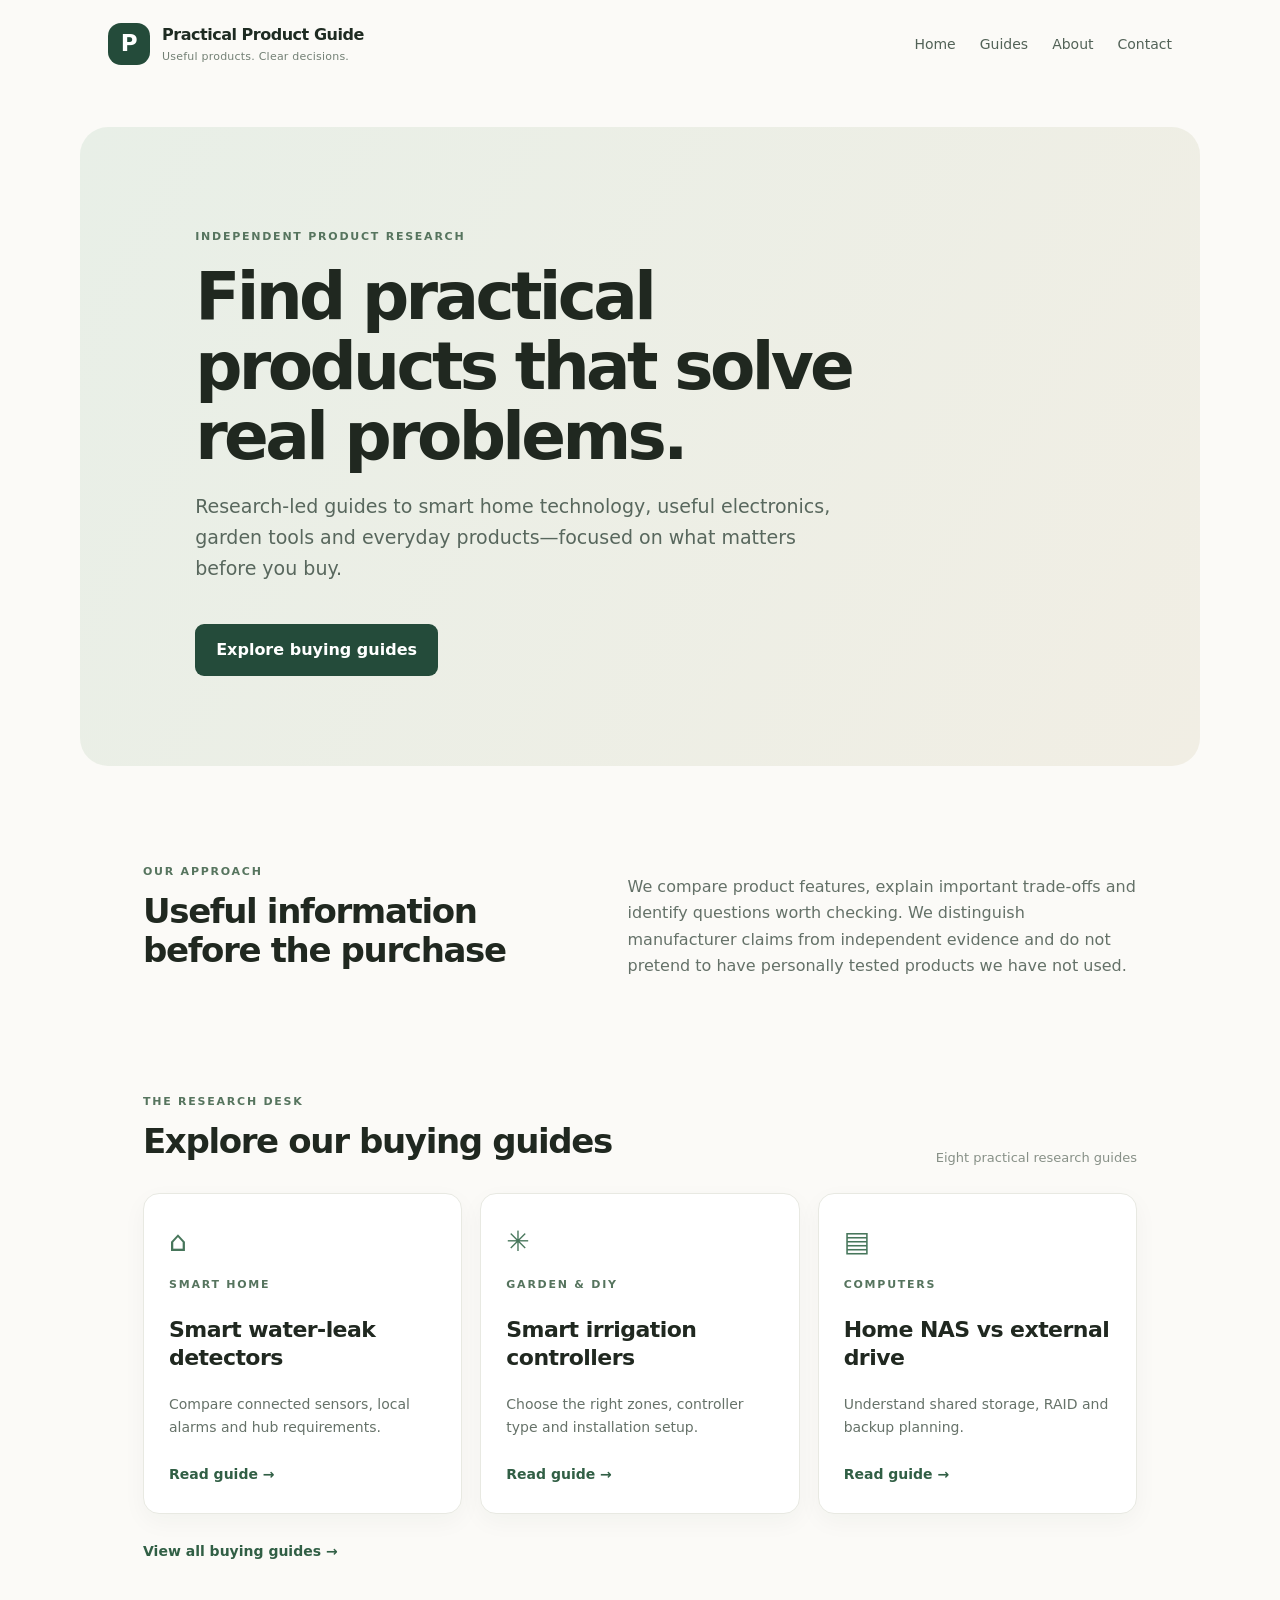
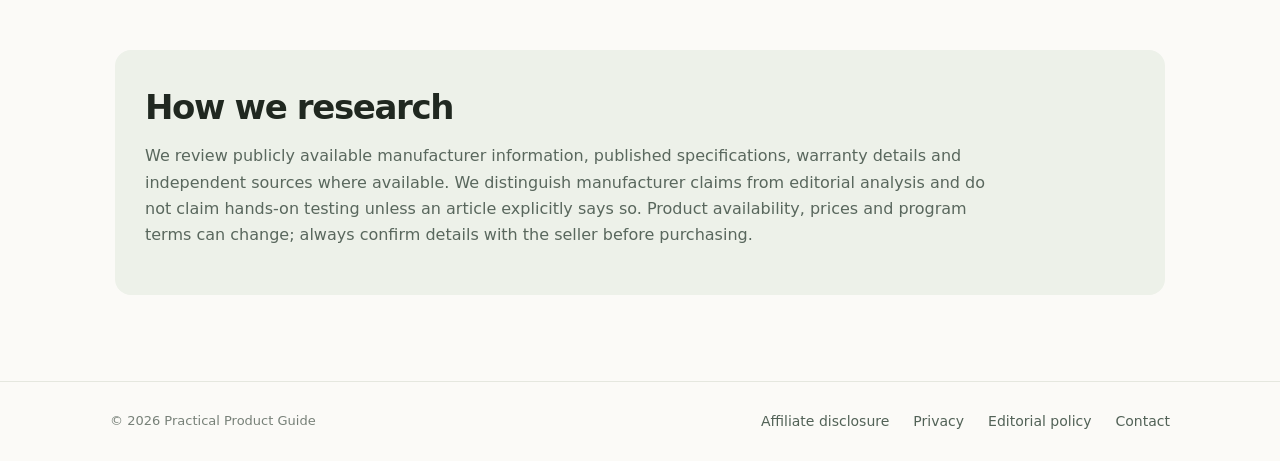
<file: index.html>
<!doctype html><html lang="en"><head><meta name="mitgo-verification" content="9d0a10a5-be17-4cca-8ede-8ee3c43bfbdf" /><meta name='impact-site-verification' value='9394099c-30ec-4473-a2ba-3d1d2250164e'><meta charset="utf-8"><meta name="viewport" content="width=device-width,initial-scale=1">
<meta name="description" content="Independent research and practical buying guides for useful technology, smart home, garden and everyday problem-solving products.">
<title>Practical Product Guide | Useful products, clearly researched</title><link rel="stylesheet" href="assets/style.css"></head>
<body><header class="site-header"><a class="brand" href="index.html"><span class="brand-mark">P</span><span>Practical Product Guide<small>Useful products. Clear decisions.</small></span></a><nav><a href="index.html">Home</a><a href="guides/index.html">Guides</a><a href="about.html">About</a><a href="contact.html">Contact</a></nav></header>
<main><section class="hero"><p class="eyebrow">INDEPENDENT PRODUCT RESEARCH</p><h1>Find practical products that solve real problems.</h1><p class="lead">Research-led guides to smart home technology, useful electronics, garden tools and everyday products—focused on what matters before you buy.</p><a class="button" href="guides/index.html">Explore buying guides</a></section>
<section class="intro"><div><p class="eyebrow">OUR APPROACH</p><h2>Useful information before the purchase</h2></div><p>We compare product features, explain important trade-offs and identify questions worth checking. We distinguish manufacturer claims from independent evidence and do not pretend to have personally tested products we have not used.</p></section>
<section class="guides"><div class="section-heading"><div><p class="eyebrow">THE RESEARCH DESK</p><h2>Explore our buying guides</h2></div><span class="muted">Eight practical research guides</span></div><div class="card-grid">
<article class="guide-card"><div class="card-icon">⌂</div><p class="category">SMART HOME</p><h3><a href="guides/smart-water-leak-detectors.html">Smart water-leak detectors</a></h3><p>Compare connected sensors, local alarms and hub requirements.</p><a class="read-more" href="guides/smart-water-leak-detectors.html">Read guide →</a></article>
<article class="guide-card"><div class="card-icon">✳</div><p class="category">GARDEN & DIY</p><h3><a href="guides/smart-irrigation-controllers.html">Smart irrigation controllers</a></h3><p>Choose the right zones, controller type and installation setup.</p><a class="read-more" href="guides/smart-irrigation-controllers.html">Read guide →</a></article>
<article class="guide-card"><div class="card-icon">▤</div><p class="category">COMPUTERS</p><h3><a href="guides/nas-vs-external-drive.html">Home NAS vs external drive</a></h3><p>Understand shared storage, RAID and backup planning.</p><a class="read-more" href="guides/nas-vs-external-drive.html">Read guide →</a></article>
</div><p><a class="read-more" href="guides/index.html">View all buying guides →</a></p></section>
<section class="note"><h2>How we research</h2><p>We review publicly available manufacturer information, published specifications, warranty details and independent sources where available. We distinguish manufacturer claims from editorial analysis and do not claim hands-on testing unless an article explicitly says so. Product availability, prices and program terms can change; always confirm details with the seller before purchasing.</p></section></main>
<footer><span>© 2026 Practical Product Guide</span><div><a href="affiliate-disclosure.html">Affiliate disclosure</a><a href="privacy.html">Privacy</a><a href="editorial-policy.html">Editorial policy</a><a href="contact.html">Contact</a></div></footer></body></html>
</file>
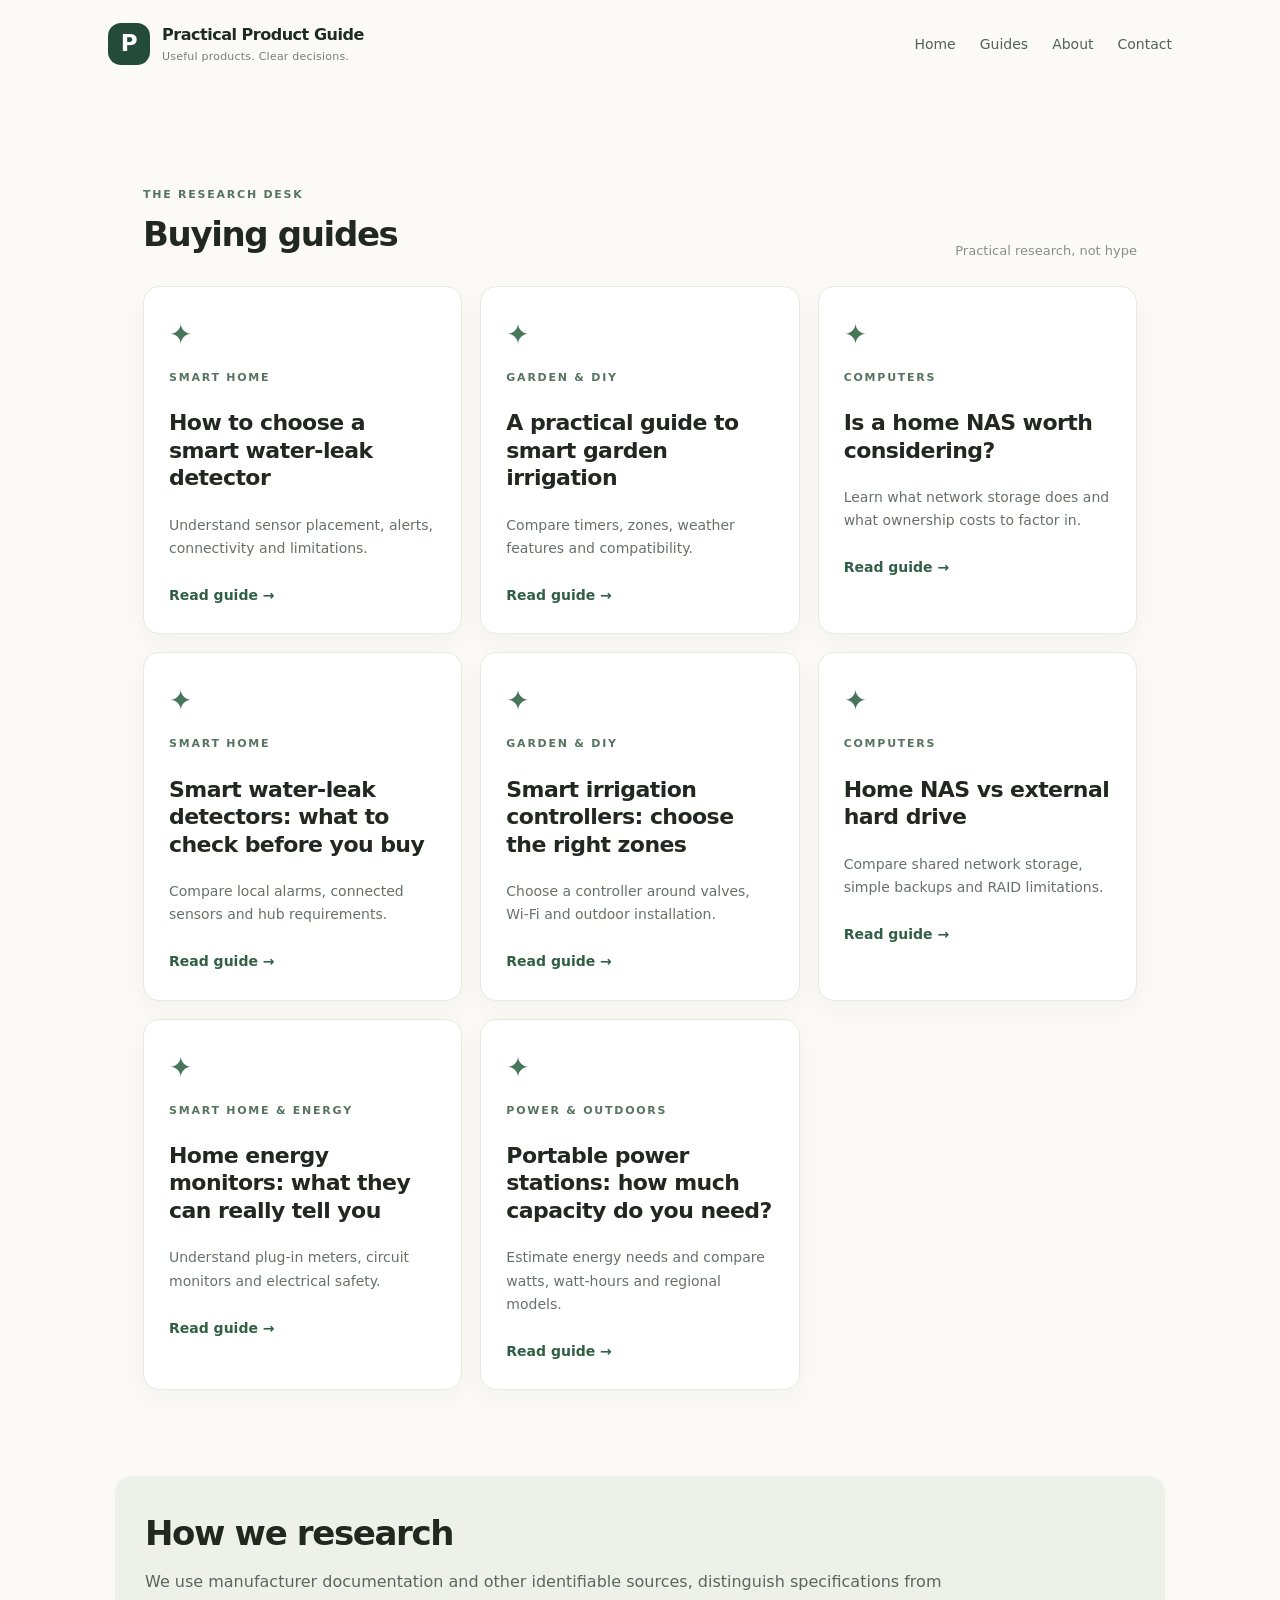
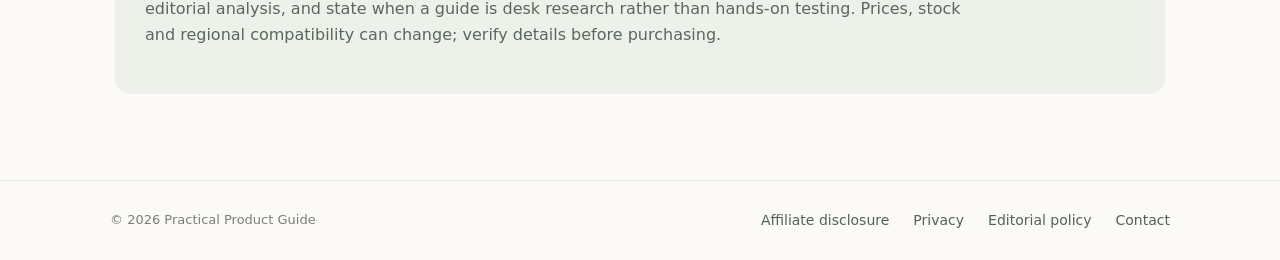
<file: guides/index.html>
<!doctype html><html lang="en"><head><meta charset="utf-8"><meta name="viewport" content="width=device-width,initial-scale=1"><meta name="description" content="Research-based buying guides for smart home, garden, computers, energy and useful products."><title>Buying Guides | Practical Product Guide</title><link rel="stylesheet" href="../assets/style.css"></head><body>
<header class="site-header"><a class="brand" href="../index.html"><span class="brand-mark">P</span><span>Practical Product Guide<small>Useful products. Clear decisions.</small></span></a><nav><a href="../index.html">Home</a><a href="index.html">Guides</a><a href="../about.html">About</a><a href="../contact.html">Contact</a></nav></header>
<main><section class="guides"><div class="section-heading"><div><p class="eyebrow">THE RESEARCH DESK</p><h2>Buying guides</h2></div><span class="muted">Practical research, not hype</span></div><div class="card-grid"><article class="guide-card"><div class="card-icon">✦</div><p class="category">SMART HOME</p><h3><a href="water-leak-detectors.html">How to choose a smart water-leak detector</a></h3><p>Understand sensor placement, alerts, connectivity and limitations.</p><a class="read-more" href="water-leak-detectors.html">Read guide →</a></article>
<article class="guide-card"><div class="card-icon">✦</div><p class="category">GARDEN & DIY</p><h3><a href="smart-irrigation.html">A practical guide to smart garden irrigation</a></h3><p>Compare timers, zones, weather features and compatibility.</p><a class="read-more" href="smart-irrigation.html">Read guide →</a></article>
<article class="guide-card"><div class="card-icon">✦</div><p class="category">COMPUTERS</p><h3><a href="home-nas.html">Is a home NAS worth considering?</a></h3><p>Learn what network storage does and what ownership costs to factor in.</p><a class="read-more" href="home-nas.html">Read guide →</a></article>
<article class="guide-card"><div class="card-icon">✦</div><p class="category">SMART HOME</p><h3><a href="smart-water-leak-detectors.html">Smart water-leak detectors: what to check before you buy</a></h3><p>Compare local alarms, connected sensors and hub requirements.</p><a class="read-more" href="smart-water-leak-detectors.html">Read guide →</a></article>
<article class="guide-card"><div class="card-icon">✦</div><p class="category">GARDEN & DIY</p><h3><a href="smart-irrigation-controllers.html">Smart irrigation controllers: choose the right zones</a></h3><p>Choose a controller around valves, Wi-Fi and outdoor installation.</p><a class="read-more" href="smart-irrigation-controllers.html">Read guide →</a></article>
<article class="guide-card"><div class="card-icon">✦</div><p class="category">COMPUTERS</p><h3><a href="nas-vs-external-drive.html">Home NAS vs external hard drive</a></h3><p>Compare shared network storage, simple backups and RAID limitations.</p><a class="read-more" href="nas-vs-external-drive.html">Read guide →</a></article>
<article class="guide-card"><div class="card-icon">✦</div><p class="category">SMART HOME & ENERGY</p><h3><a href="home-energy-monitors.html">Home energy monitors: what they can really tell you</a></h3><p>Understand plug-in meters, circuit monitors and electrical safety.</p><a class="read-more" href="home-energy-monitors.html">Read guide →</a></article>
<article class="guide-card"><div class="card-icon">✦</div><p class="category">POWER & OUTDOORS</p><h3><a href="portable-power-station-sizing.html">Portable power stations: how much capacity do you need?</a></h3><p>Estimate energy needs and compare watts, watt-hours and regional models.</p><a class="read-more" href="portable-power-station-sizing.html">Read guide →</a></article>
</div></section><section class="note"><h2>How we research</h2><p>We use manufacturer documentation and other identifiable sources, distinguish specifications from editorial analysis, and state when a guide is desk research rather than hands-on testing. Prices, stock and regional compatibility can change; verify details before purchasing.</p></section></main>
<footer><span>© 2026 Practical Product Guide</span><div><a href="../affiliate-disclosure.html">Affiliate disclosure</a><a href="../privacy.html">Privacy</a><a href="../editorial-policy.html">Editorial policy</a><a href="../contact.html">Contact</a></div></footer></body></html>
</file>
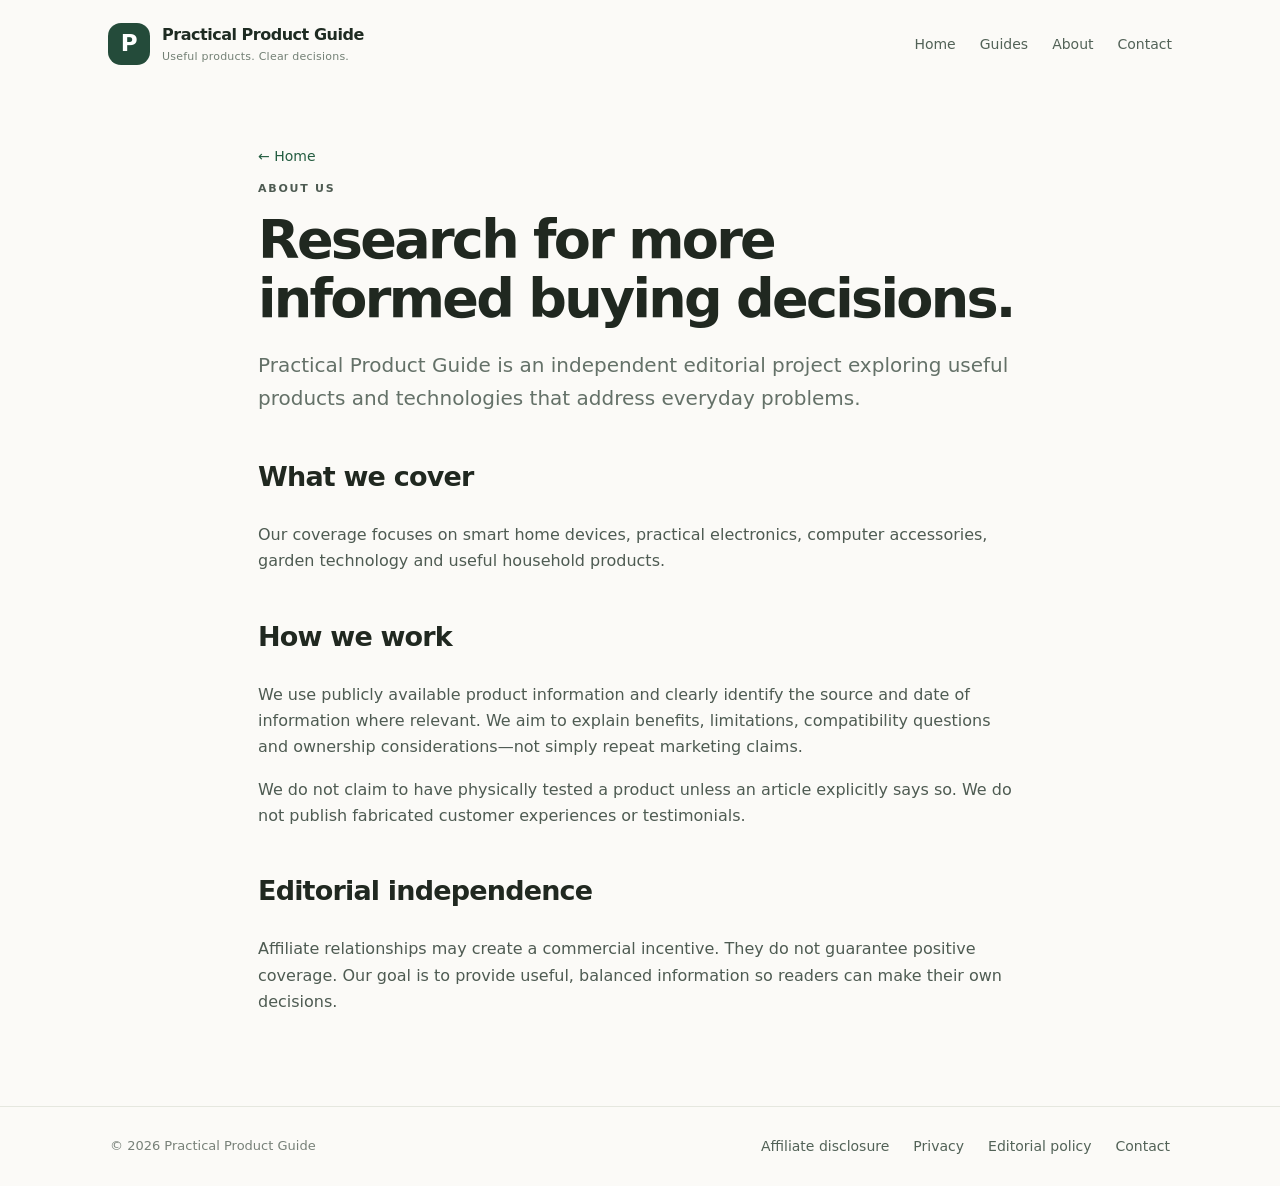
<file: about.html>
<!doctype html><html lang="en"><head><meta charset="utf-8"><meta name="viewport" content="width=device-width,initial-scale=1"><title>About | Practical Product Guide</title><link rel="stylesheet" href="assets/style.css"></head><body><header class="site-header"><a class="brand" href="index.html"><span class="brand-mark">P</span><span>Practical Product Guide<small>Useful products. Clear decisions.</small></span></a><nav><a href="index.html">Home</a><a href="index.html#guides">Guides</a><a href="about.html">About</a><a href="contact.html">Contact</a></nav></header><main class="article"><a class="back" href="index.html">← Home</a><p class="eyebrow">ABOUT US</p><h1>Research for more informed buying decisions.</h1><p class="dek">Practical Product Guide is an independent editorial project exploring useful products and technologies that address everyday problems.</p><h2>What we cover</h2><p>Our coverage focuses on smart home devices, practical electronics, computer accessories, garden technology and useful household products.</p><h2>How we work</h2><p>We use publicly available product information and clearly identify the source and date of information where relevant. We aim to explain benefits, limitations, compatibility questions and ownership considerations—not simply repeat marketing claims.</p><p>We do not claim to have physically tested a product unless an article explicitly says so. We do not publish fabricated customer experiences or testimonials.</p><h2>Editorial independence</h2><p>Affiliate relationships may create a commercial incentive. They do not guarantee positive coverage. Our goal is to provide useful, balanced information so readers can make their own decisions.</p></main><footer><span>© 2026 Practical Product Guide</span><div><a href="affiliate-disclosure.html">Affiliate disclosure</a><a href="privacy.html">Privacy</a><a href="editorial-policy.html">Editorial policy</a><a href="contact.html">Contact</a></div></footer></body></html>
</file>
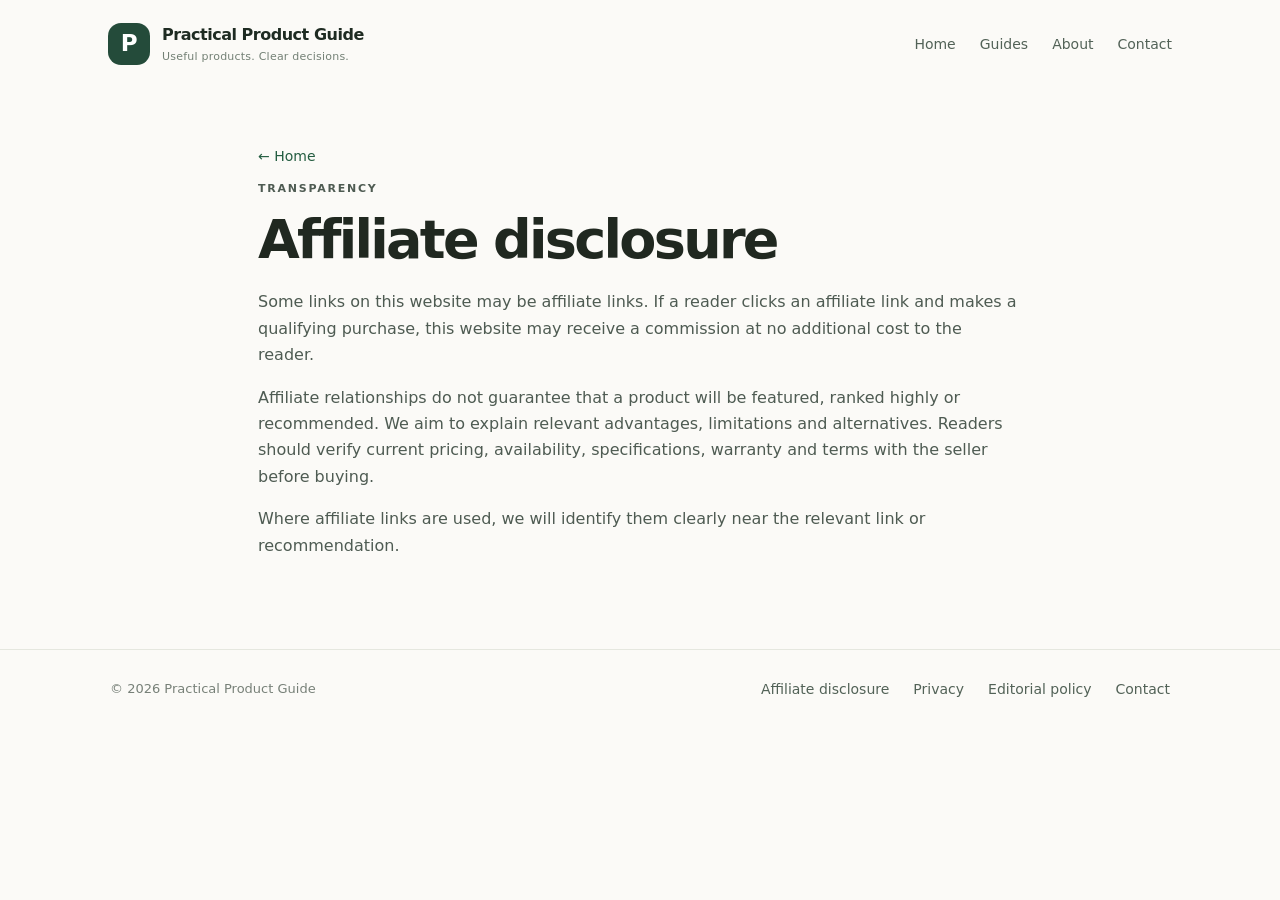
<file: affiliate-disclosure.html>
<!doctype html><html lang="en"><head><meta charset="utf-8"><meta name="viewport" content="width=device-width,initial-scale=1"><title>Affiliate Disclosure | Practical Product Guide</title><link rel="stylesheet" href="assets/style.css"></head><body><header class="site-header"><a class="brand" href="index.html"><span class="brand-mark">P</span><span>Practical Product Guide<small>Useful products. Clear decisions.</small></span></a><nav><a href="index.html">Home</a><a href="index.html#guides">Guides</a><a href="about.html">About</a><a href="contact.html">Contact</a></nav></header><main class="article"><a class="back" href="index.html">← Home</a><p class="eyebrow">TRANSPARENCY</p><h1>Affiliate disclosure</h1><p>Some links on this website may be affiliate links. If a reader clicks an affiliate link and makes a qualifying purchase, this website may receive a commission at no additional cost to the reader.</p><p>Affiliate relationships do not guarantee that a product will be featured, ranked highly or recommended. We aim to explain relevant advantages, limitations and alternatives. Readers should verify current pricing, availability, specifications, warranty and terms with the seller before buying.</p><p>Where affiliate links are used, we will identify them clearly near the relevant link or recommendation.</p></main><footer><span>© 2026 Practical Product Guide</span><div><a href="affiliate-disclosure.html">Affiliate disclosure</a><a href="privacy.html">Privacy</a><a href="editorial-policy.html">Editorial policy</a><a href="contact.html">Contact</a></div></footer></body></html>
</file>
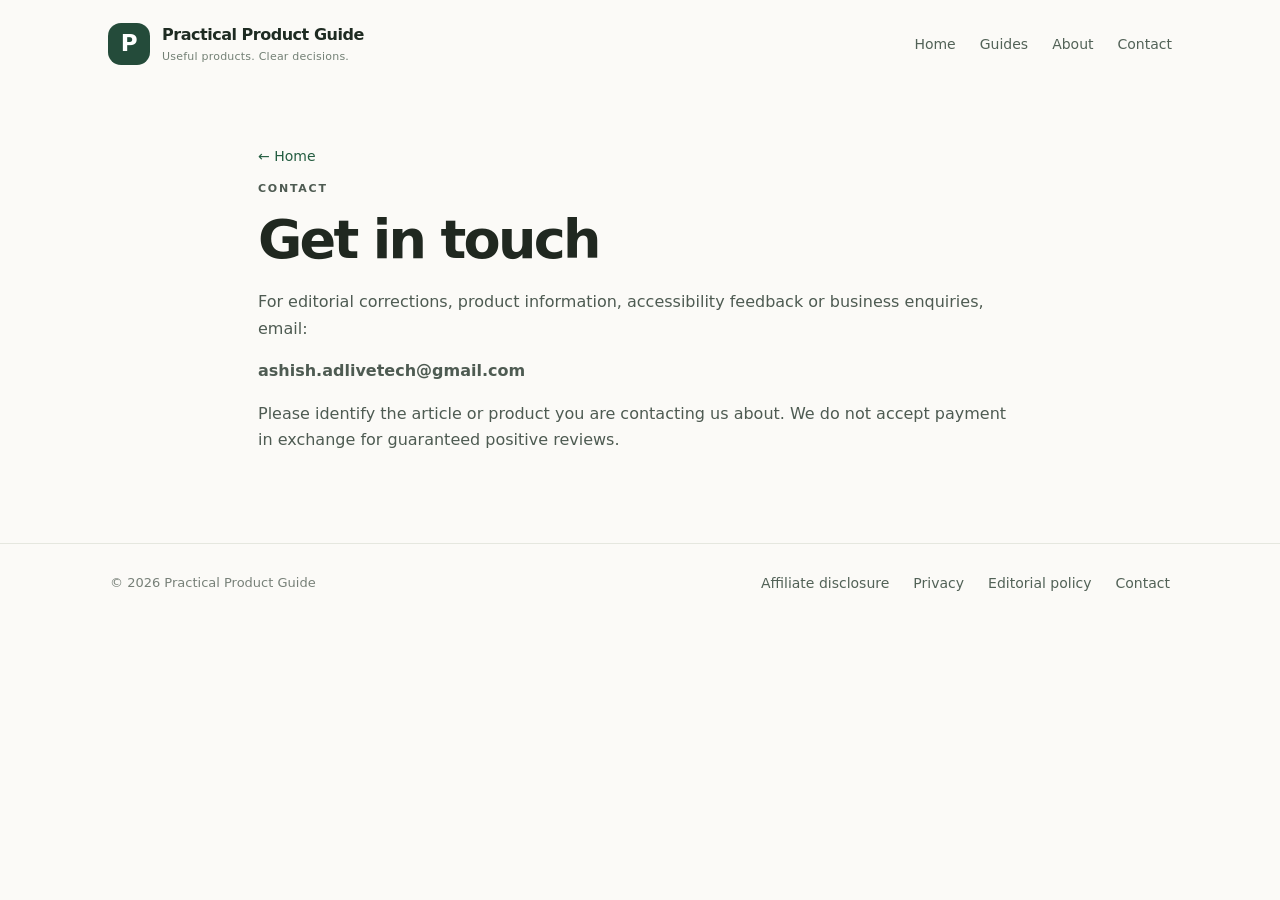
<file: contact.html>
<!doctype html><html lang="en"><head><meta charset="utf-8"><meta name="viewport" content="width=device-width,initial-scale=1"><title>Contact | Practical Product Guide</title><link rel="stylesheet" href="assets/style.css"></head><body><header class="site-header"><a class="brand" href="index.html"><span class="brand-mark">P</span><span>Practical Product Guide<small>Useful products. Clear decisions.</small></span></a><nav><a href="index.html">Home</a><a href="index.html#guides">Guides</a><a href="about.html">About</a><a href="contact.html">Contact</a></nav></header><main class="article"><a class="back" href="index.html">← Home</a><p class="eyebrow">CONTACT</p><h1>Get in touch</h1><p>For editorial corrections, product information, accessibility feedback or business enquiries, email:</p><p><strong>ashish.adlivetech@gmail.com</strong></p><p>Please identify the article or product you are contacting us about. We do not accept payment in exchange for guaranteed positive reviews.</p></main><footer><span>© 2026 Practical Product Guide</span><div><a href="affiliate-disclosure.html">Affiliate disclosure</a><a href="privacy.html">Privacy</a><a href="editorial-policy.html">Editorial policy</a><a href="contact.html">Contact</a></div></footer></body></html>
</file>
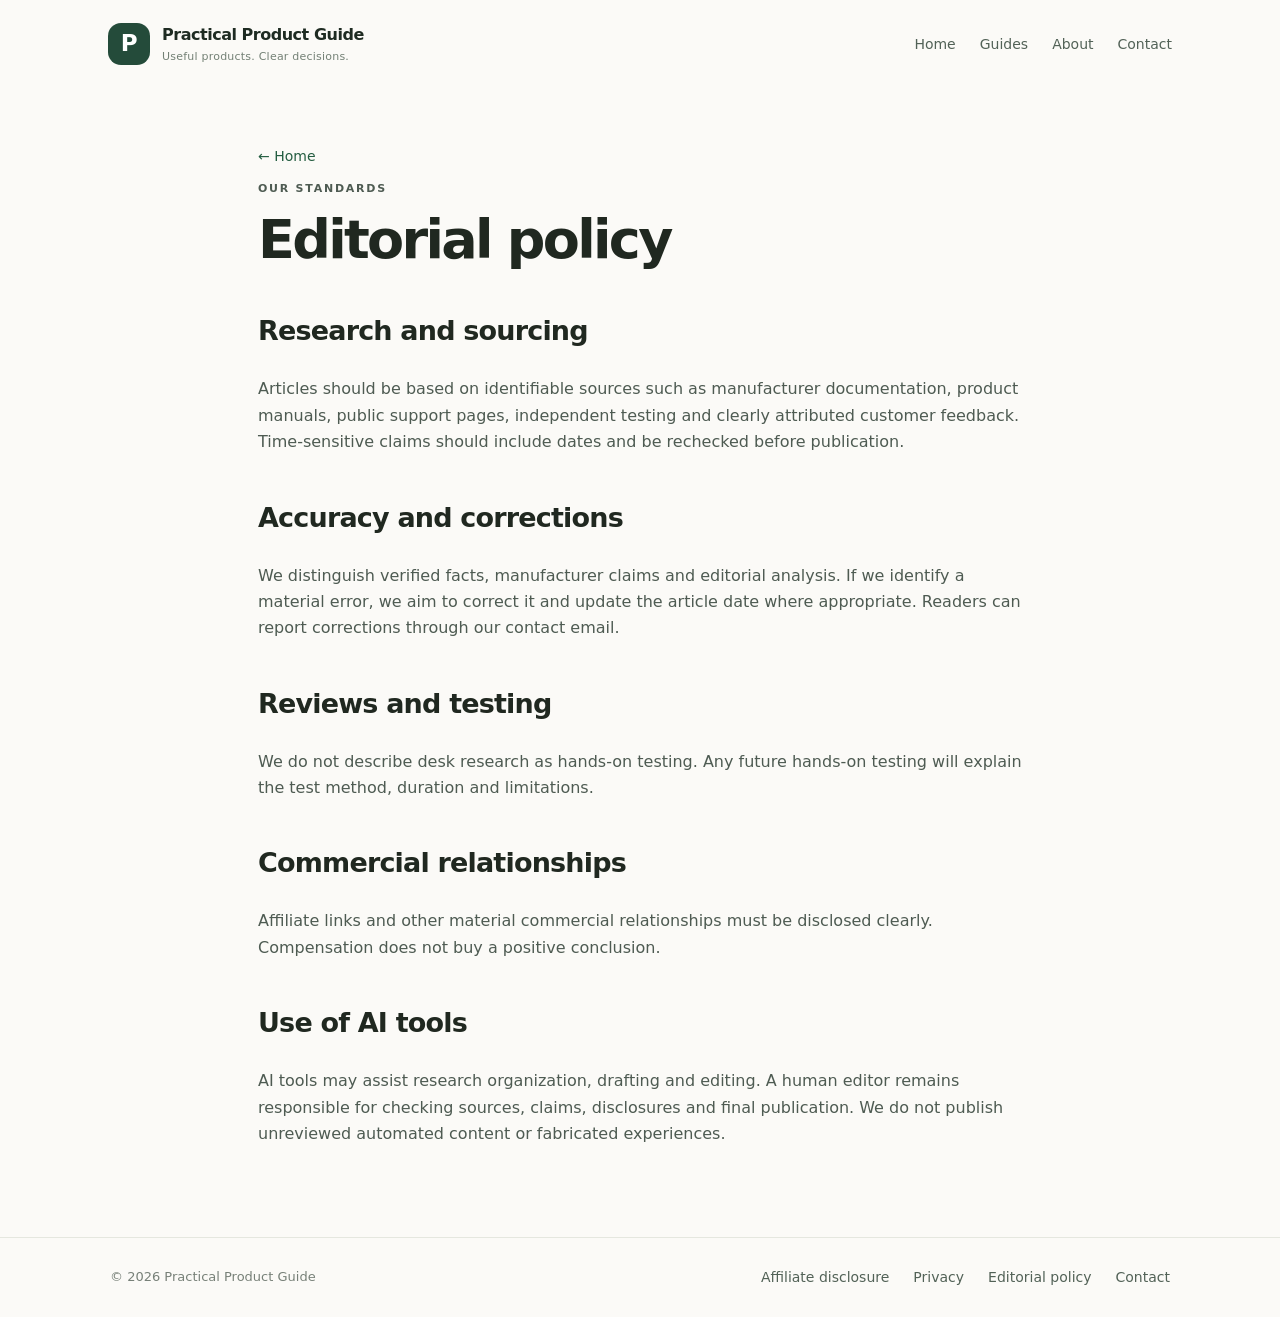
<file: editorial-policy.html>
<!doctype html><html lang="en"><head><meta charset="utf-8"><meta name="viewport" content="width=device-width,initial-scale=1"><title>Editorial Policy | Practical Product Guide</title><link rel="stylesheet" href="assets/style.css"></head><body><header class="site-header"><a class="brand" href="index.html"><span class="brand-mark">P</span><span>Practical Product Guide<small>Useful products. Clear decisions.</small></span></a><nav><a href="index.html">Home</a><a href="index.html#guides">Guides</a><a href="about.html">About</a><a href="contact.html">Contact</a></nav></header><main class="article"><a class="back" href="index.html">← Home</a><p class="eyebrow">OUR STANDARDS</p><h1>Editorial policy</h1><h2>Research and sourcing</h2><p>Articles should be based on identifiable sources such as manufacturer documentation, product manuals, public support pages, independent testing and clearly attributed customer feedback. Time-sensitive claims should include dates and be rechecked before publication.</p><h2>Accuracy and corrections</h2><p>We distinguish verified facts, manufacturer claims and editorial analysis. If we identify a material error, we aim to correct it and update the article date where appropriate. Readers can report corrections through our contact email.</p><h2>Reviews and testing</h2><p>We do not describe desk research as hands-on testing. Any future hands-on testing will explain the test method, duration and limitations.</p><h2>Commercial relationships</h2><p>Affiliate links and other material commercial relationships must be disclosed clearly. Compensation does not buy a positive conclusion.</p><h2>Use of AI tools</h2><p>AI tools may assist research organization, drafting and editing. A human editor remains responsible for checking sources, claims, disclosures and final publication. We do not publish unreviewed automated content or fabricated experiences.</p></main><footer><span>© 2026 Practical Product Guide</span><div><a href="affiliate-disclosure.html">Affiliate disclosure</a><a href="privacy.html">Privacy</a><a href="editorial-policy.html">Editorial policy</a><a href="contact.html">Contact</a></div></footer></body></html>
</file>
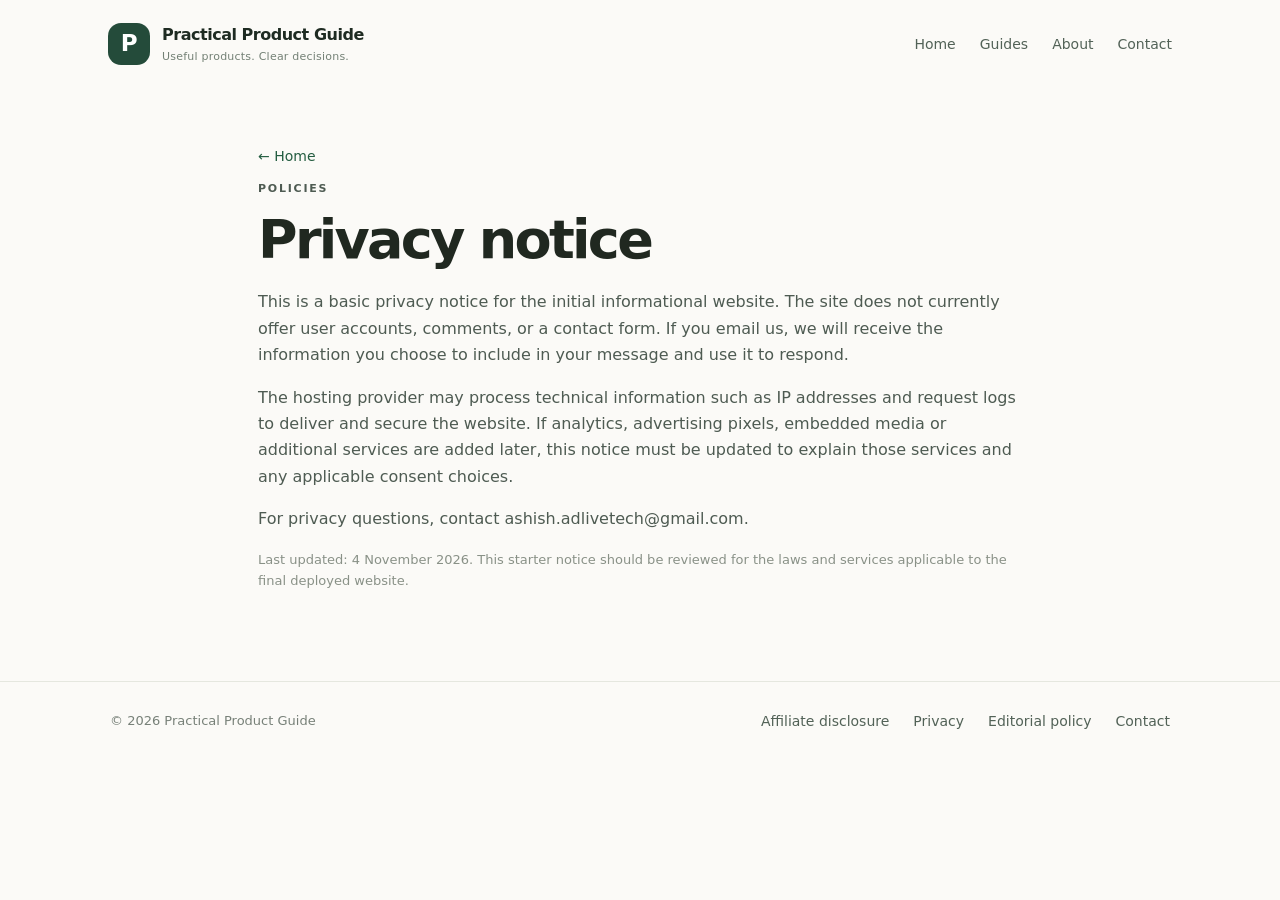
<file: privacy.html>
<!doctype html><html lang="en"><head><meta charset="utf-8"><meta name="viewport" content="width=device-width,initial-scale=1"><title>Privacy | Practical Product Guide</title><link rel="stylesheet" href="assets/style.css"></head><body><header class="site-header"><a class="brand" href="index.html"><span class="brand-mark">P</span><span>Practical Product Guide<small>Useful products. Clear decisions.</small></span></a><nav><a href="index.html">Home</a><a href="index.html#guides">Guides</a><a href="about.html">About</a><a href="contact.html">Contact</a></nav></header><main class="article"><a class="back" href="index.html">← Home</a><p class="eyebrow">POLICIES</p><h1>Privacy notice</h1><p>This is a basic privacy notice for the initial informational website. The site does not currently offer user accounts, comments, or a contact form. If you email us, we will receive the information you choose to include in your message and use it to respond.</p><p>The hosting provider may process technical information such as IP addresses and request logs to deliver and secure the website. If analytics, advertising pixels, embedded media or additional services are added later, this notice must be updated to explain those services and any applicable consent choices.</p><p>For privacy questions, contact ashish.adlivetech@gmail.com.</p><p class="meta">Last updated: 4 November 2026. This starter notice should be reviewed for the laws and services applicable to the final deployed website.</p></main><footer><span>© 2026 Practical Product Guide</span><div><a href="affiliate-disclosure.html">Affiliate disclosure</a><a href="privacy.html">Privacy</a><a href="editorial-policy.html">Editorial policy</a><a href="contact.html">Contact</a></div></footer></body></html>
</file>
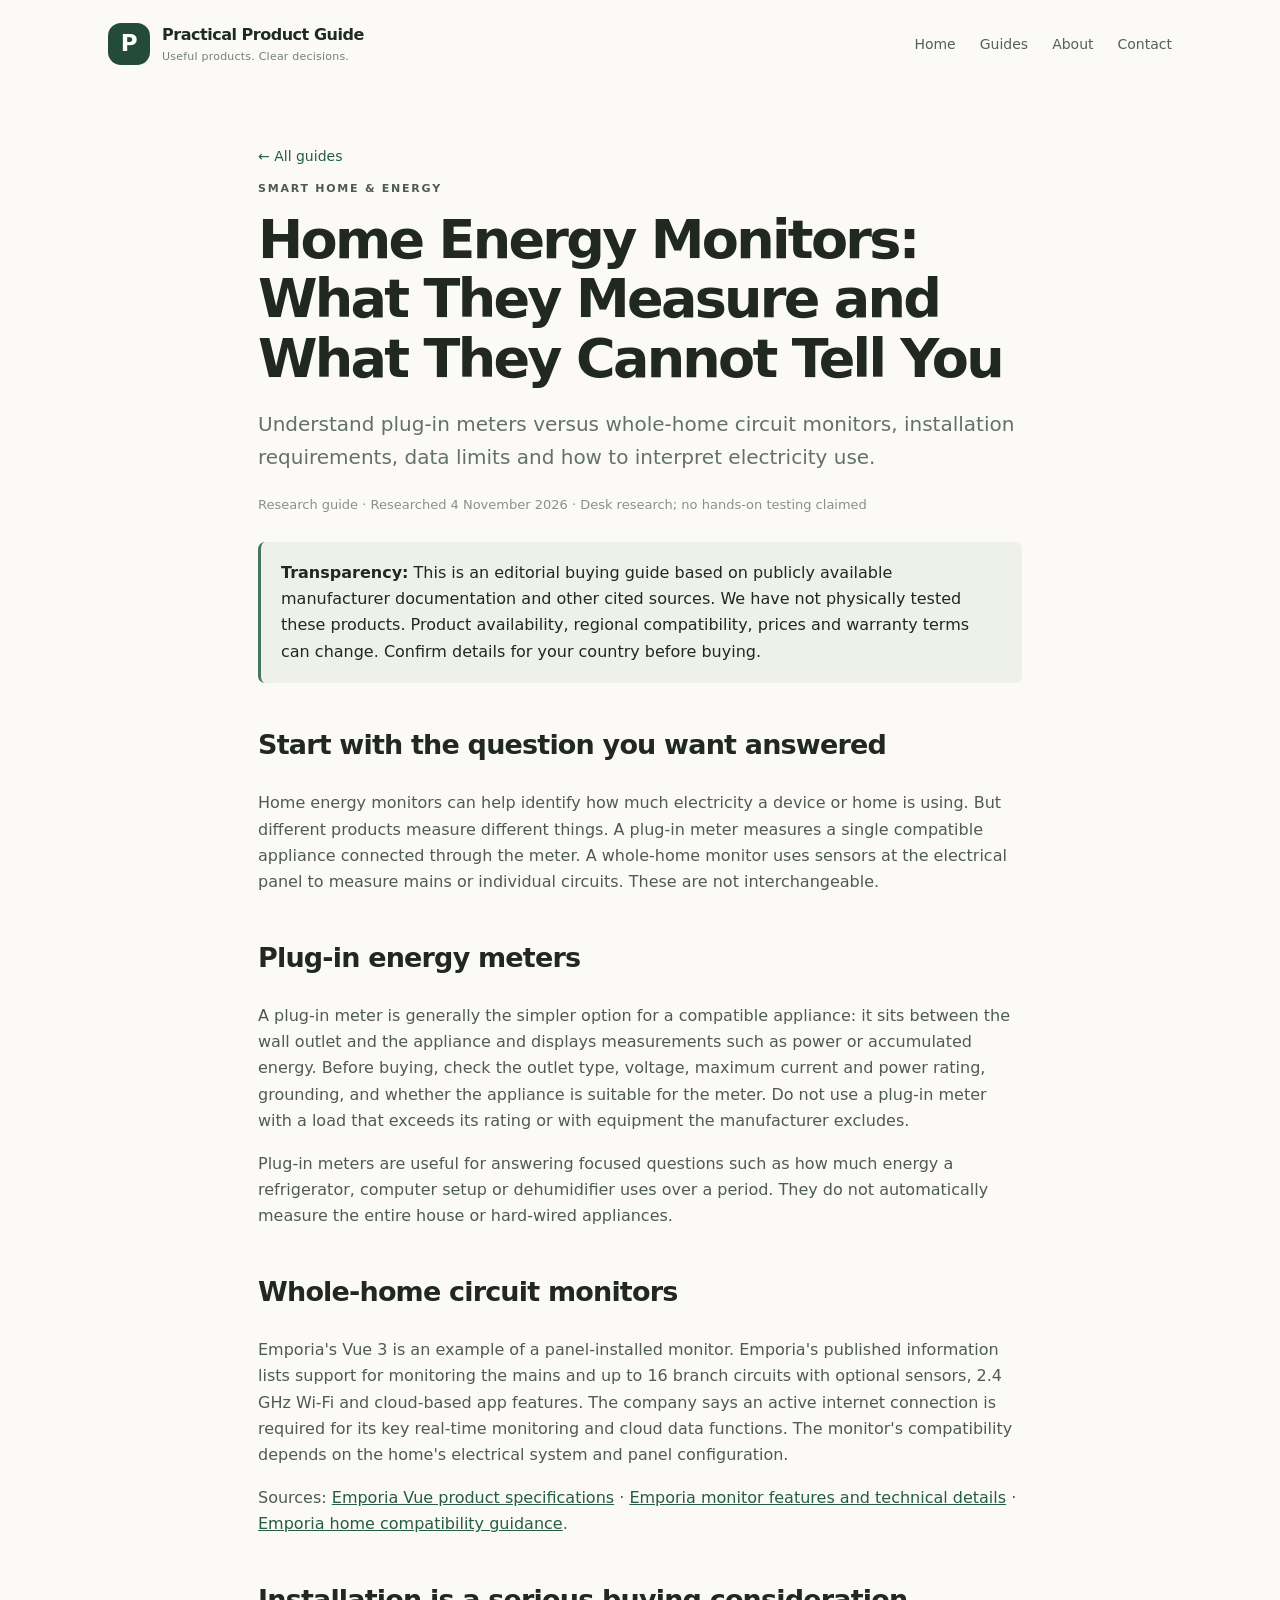
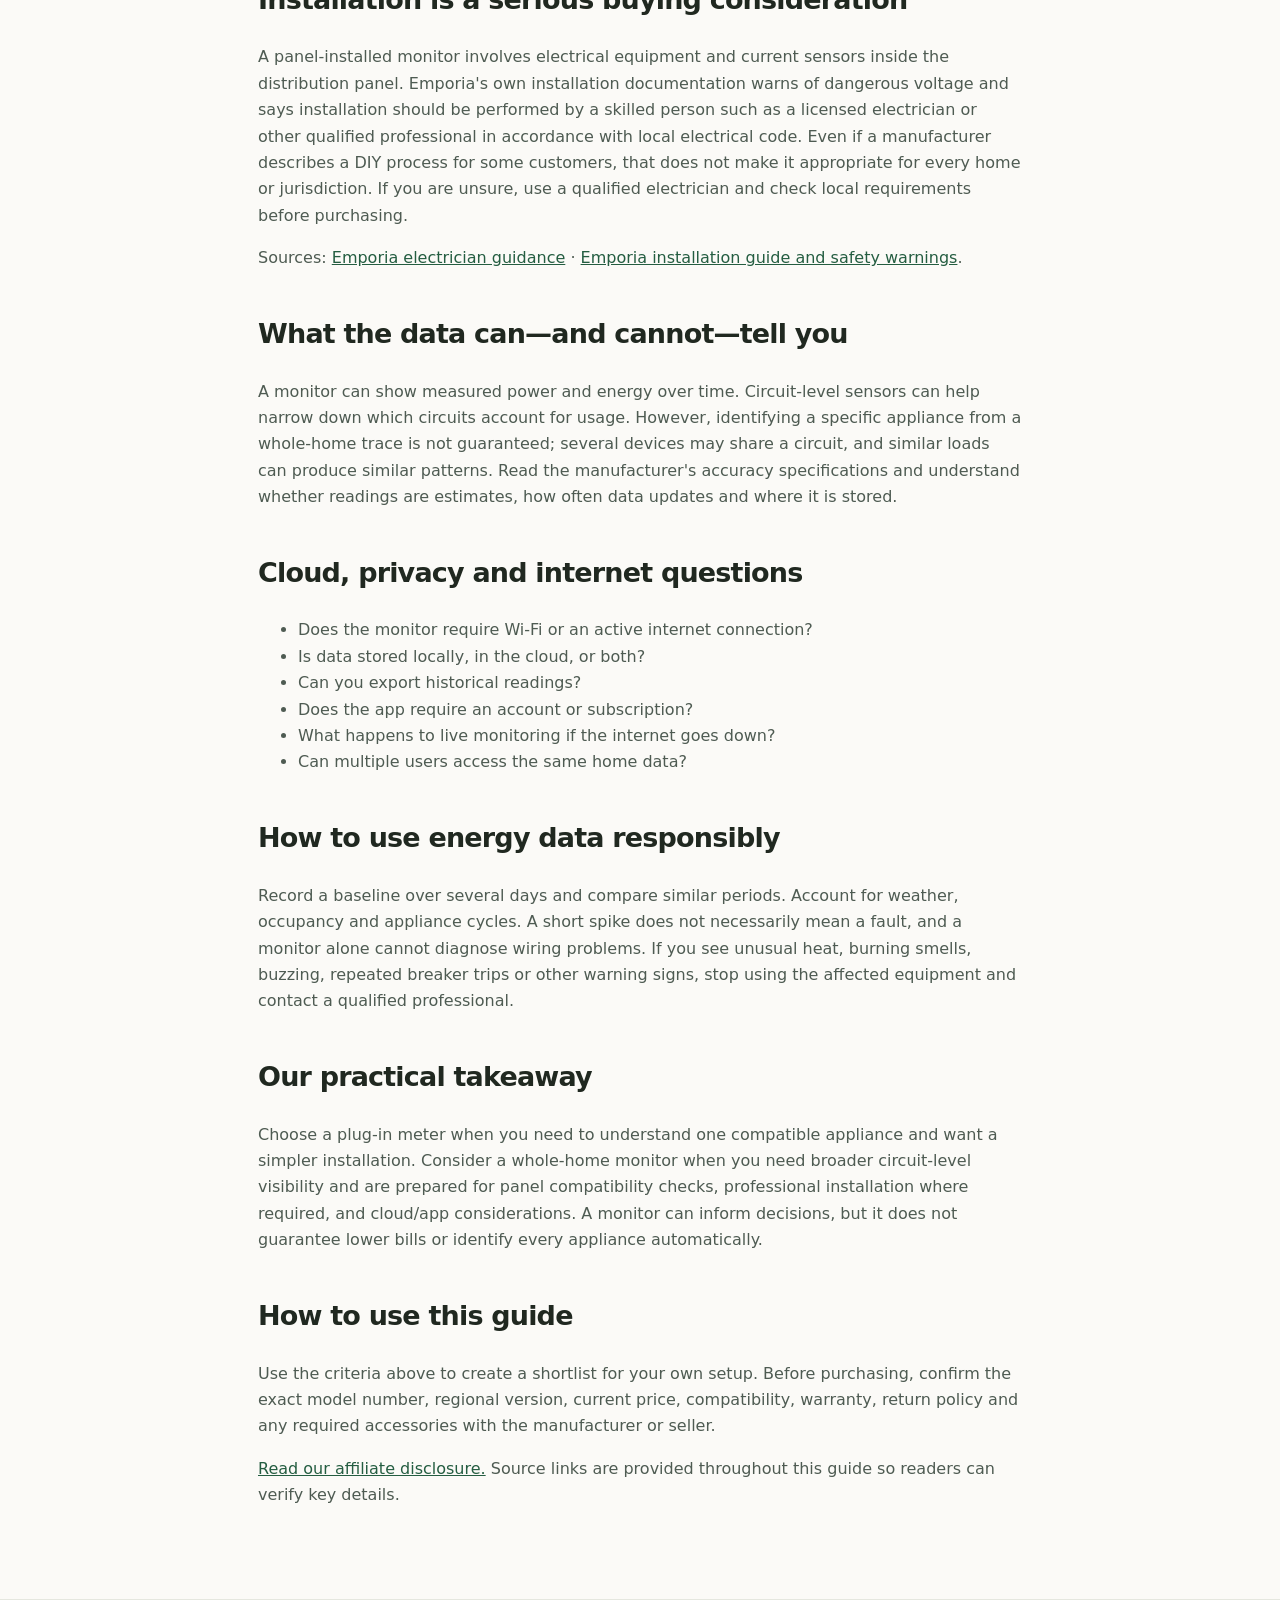
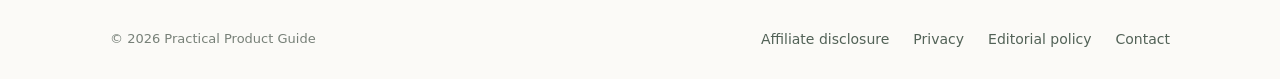
<file: guides/home-energy-monitors.html>
<!doctype html>
<html lang="en"><head><meta charset="utf-8"><meta name="viewport" content="width=device-width,initial-scale=1">
<meta name="description" content="Understand plug-in meters versus whole-home circuit monitors, installation requirements, data limits and how to interpret electricity use.">
<title>Home Energy Monitors: What They Measure and What They Cannot Tell You | Practical Product Guide</title><link rel="stylesheet" href="../assets/style.css"></head>
<body><header class="site-header"><a class="brand" href="../index.html"><span class="brand-mark">P</span><span>Practical Product Guide<small>Useful products. Clear decisions.</small></span></a><nav><a href="../index.html">Home</a><a href="index.html">Guides</a><a href="../about.html">About</a><a href="../contact.html">Contact</a></nav></header>
<main class="article"><a class="back" href="index.html">← All guides</a><p class="eyebrow">SMART HOME & ENERGY</p><h1>Home Energy Monitors: What They Measure and What They Cannot Tell You</h1><p class="dek">Understand plug-in meters versus whole-home circuit monitors, installation requirements, data limits and how to interpret electricity use.</p><p class="meta">Research guide · Researched 4 November 2026 · Desk research; no hands-on testing claimed</p>
<div class="callout"><strong>Transparency:</strong> This is an editorial buying guide based on publicly available manufacturer documentation and other cited sources. We have not physically tested these products. Product availability, regional compatibility, prices and warranty terms can change. Confirm details for your country before buying.</div>

<h2>Start with the question you want answered</h2>
<p>Home energy monitors can help identify how much electricity a device or home is using. But different products measure different things. A plug-in meter measures a single compatible appliance connected through the meter. A whole-home monitor uses sensors at the electrical panel to measure mains or individual circuits. These are not interchangeable.</p>

<h2>Plug-in energy meters</h2>
<p>A plug-in meter is generally the simpler option for a compatible appliance: it sits between the wall outlet and the appliance and displays measurements such as power or accumulated energy. Before buying, check the outlet type, voltage, maximum current and power rating, grounding, and whether the appliance is suitable for the meter. Do not use a plug-in meter with a load that exceeds its rating or with equipment the manufacturer excludes.</p>
<p>Plug-in meters are useful for answering focused questions such as how much energy a refrigerator, computer setup or dehumidifier uses over a period. They do not automatically measure the entire house or hard-wired appliances.</p>

<h2>Whole-home circuit monitors</h2>
<p>Emporia's Vue 3 is an example of a panel-installed monitor. Emporia's published information lists support for monitoring the mains and up to 16 branch circuits with optional sensors, 2.4 GHz Wi-Fi and cloud-based app features. The company says an active internet connection is required for its key real-time monitoring and cloud data functions. The monitor's compatibility depends on the home's electrical system and panel configuration.</p>
<p>Sources: <a href="https://shop.emporiaenergy.com/products/home-energy-monitor" target="_blank" rel="noopener">Emporia Vue product specifications</a> · <a href="https://www.emporiaenergy.com/energy-monitors/" target="_blank" rel="noopener">Emporia monitor features and technical details</a> · <a href="https://help.emporiaenergy.com/en/articles/14809139-will-a-vue-work-for-my-home" target="_blank" rel="noopener">Emporia home compatibility guidance</a>.</p>

<h2>Installation is a serious buying consideration</h2>
<p>A panel-installed monitor involves electrical equipment and current sensors inside the distribution panel. Emporia's own installation documentation warns of dangerous voltage and says installation should be performed by a skilled person such as a licensed electrician or other qualified professional in accordance with local electrical code. Even if a manufacturer describes a DIY process for some customers, that does not make it appropriate for every home or jurisdiction. If you are unsure, use a qualified electrician and check local requirements before purchasing.</p>
<p>Sources: <a href="https://help.emporiaenergy.com/en/articles/14809144-does-installing-a-vue-require-an-electrician" target="_blank" rel="noopener">Emporia electrician guidance</a> · <a href="https://www.emporiaenergy.com/wp-content/uploads/2024/03/Emporia-Vue-Gen-3-Installation-Guide-v1.20.pdf" target="_blank" rel="noopener">Emporia installation guide and safety warnings</a>.</p>

<h2>What the data can—and cannot—tell you</h2>
<p>A monitor can show measured power and energy over time. Circuit-level sensors can help narrow down which circuits account for usage. However, identifying a specific appliance from a whole-home trace is not guaranteed; several devices may share a circuit, and similar loads can produce similar patterns. Read the manufacturer's accuracy specifications and understand whether readings are estimates, how often data updates and where it is stored.</p>

<h2>Cloud, privacy and internet questions</h2>
<ul>
<li>Does the monitor require Wi-Fi or an active internet connection?</li>
<li>Is data stored locally, in the cloud, or both?</li>
<li>Can you export historical readings?</li>
<li>Does the app require an account or subscription?</li>
<li>What happens to live monitoring if the internet goes down?</li>
<li>Can multiple users access the same home data?</li>
</ul>

<h2>How to use energy data responsibly</h2>
<p>Record a baseline over several days and compare similar periods. Account for weather, occupancy and appliance cycles. A short spike does not necessarily mean a fault, and a monitor alone cannot diagnose wiring problems. If you see unusual heat, burning smells, buzzing, repeated breaker trips or other warning signs, stop using the affected equipment and contact a qualified professional.</p>

<h2>Our practical takeaway</h2>
<p>Choose a plug-in meter when you need to understand one compatible appliance and want a simpler installation. Consider a whole-home monitor when you need broader circuit-level visibility and are prepared for panel compatibility checks, professional installation where required, and cloud/app considerations. A monitor can inform decisions, but it does not guarantee lower bills or identify every appliance automatically.</p>

<h2>How to use this guide</h2><p>Use the criteria above to create a shortlist for your own setup. Before purchasing, confirm the exact model number, regional version, current price, compatibility, warranty, return policy and any required accessories with the manufacturer or seller.</p>
<p><a href="../affiliate-disclosure.html">Read our affiliate disclosure.</a> Source links are provided throughout this guide so readers can verify key details.</p>
</main><footer><span>© 2026 Practical Product Guide</span><div><a href="../affiliate-disclosure.html">Affiliate disclosure</a><a href="../privacy.html">Privacy</a><a href="../editorial-policy.html">Editorial policy</a><a href="../contact.html">Contact</a></div></footer></body></html>
</file>
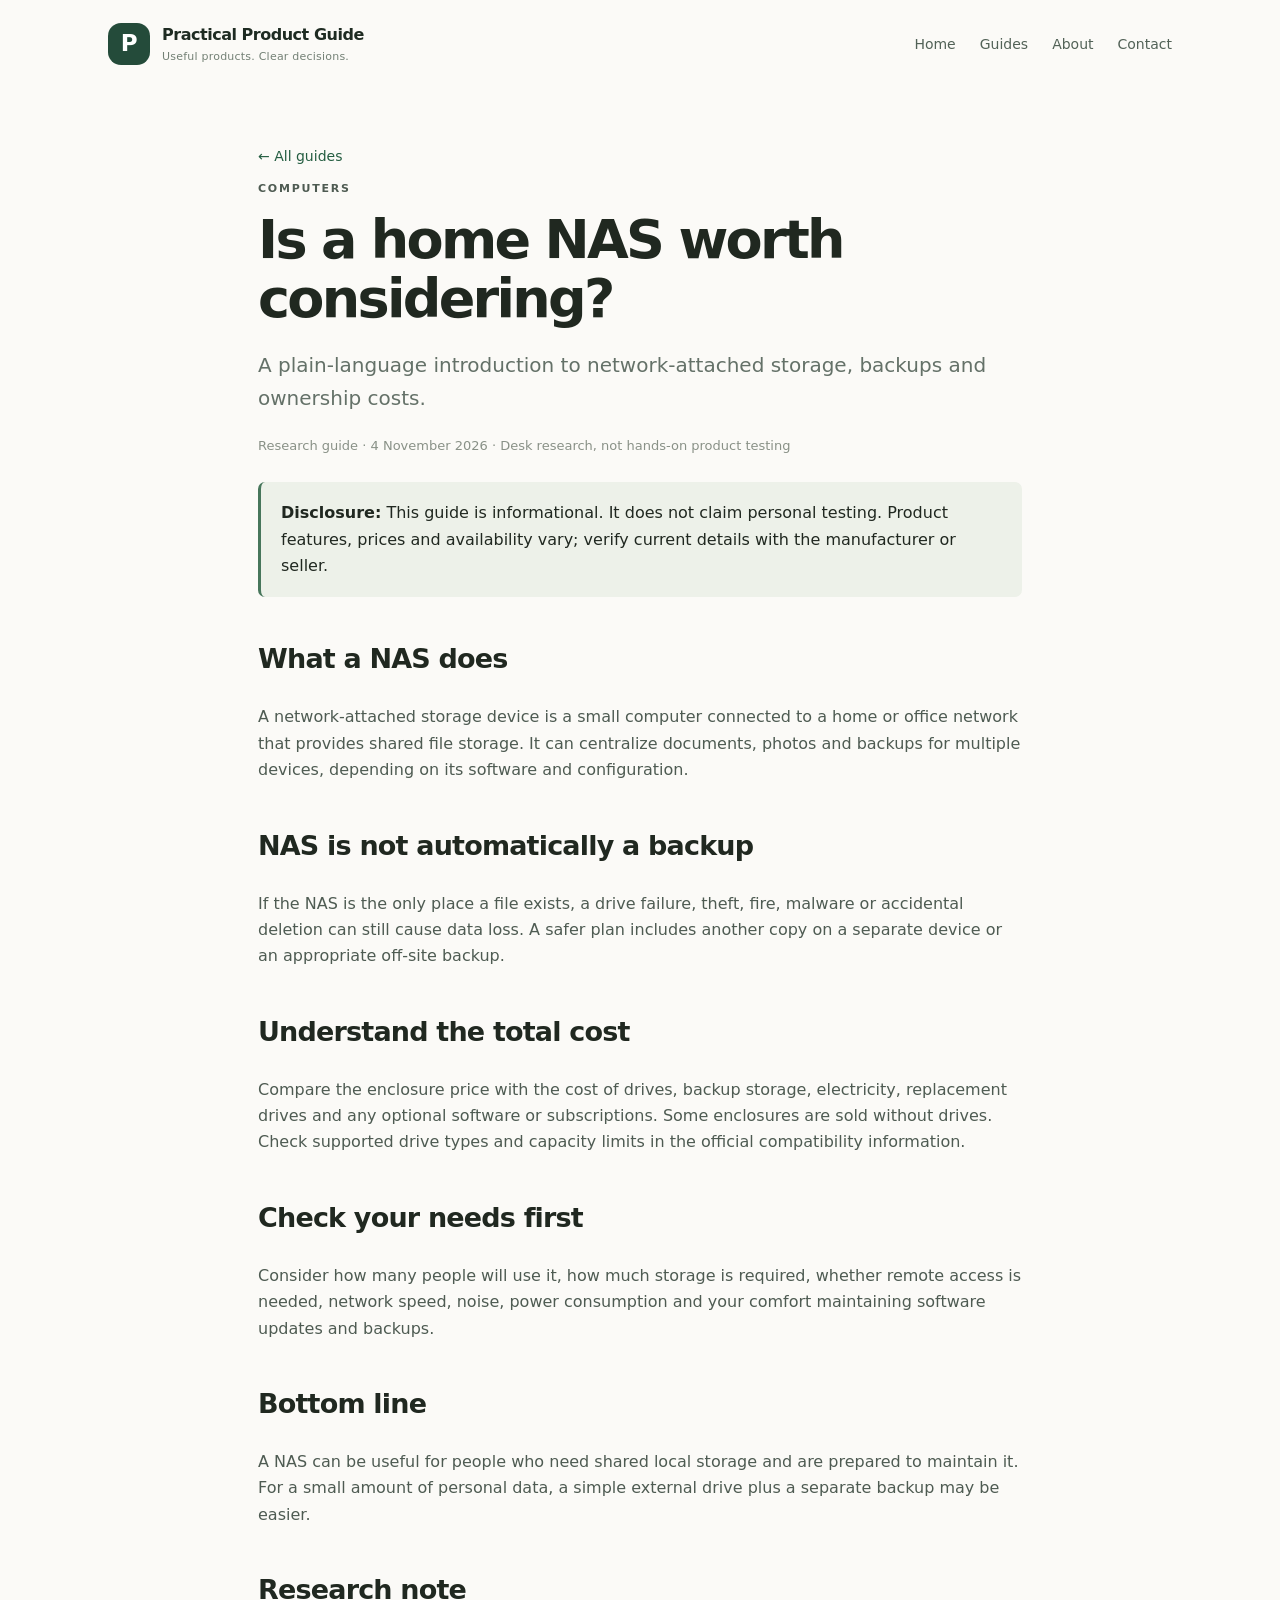
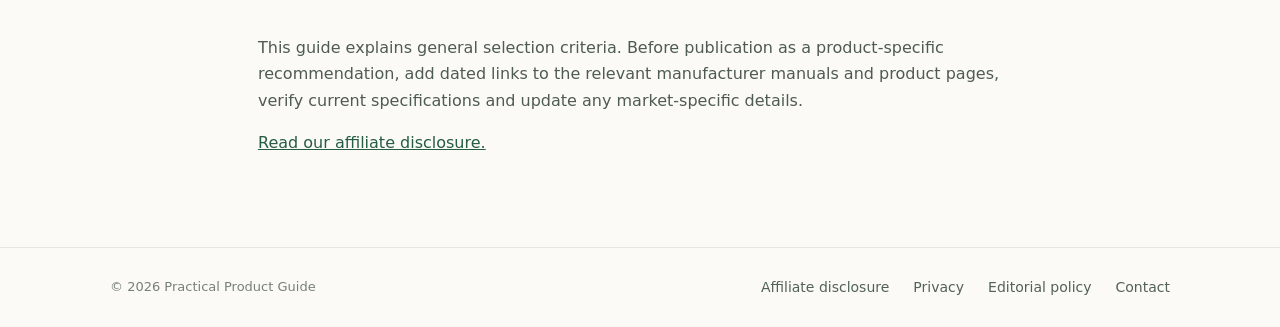
<file: guides/home-nas.html>
<!doctype html><html lang="en"><head><meta charset="utf-8"><meta name="viewport" content="width=device-width,initial-scale=1"><meta name="description" content="A plain-language introduction to network-attached storage, backups and ownership costs."><title>Is a home NAS worth considering? | Practical Product Guide</title><link rel="stylesheet" href="../assets/style.css"></head><body><header class="site-header"><a class="brand" href="../index.html"><span class="brand-mark">P</span><span>Practical Product Guide<small>Useful products. Clear decisions.</small></span></a><nav><a href="../index.html">Home</a><a href="../index.html#guides">Guides</a><a href="../about.html">About</a><a href="../contact.html">Contact</a></nav></header><main class="article"><a class="back" href="../index.html">← All guides</a><p class="eyebrow">COMPUTERS</p><h1>Is a home NAS worth considering?</h1><p class="dek">A plain-language introduction to network-attached storage, backups and ownership costs.</p><p class="meta">Research guide · 4 November 2026 · Desk research, not hands-on product testing</p><div class="callout"><strong>Disclosure:</strong> This guide is informational. It does not claim personal testing. Product features, prices and availability vary; verify current details with the manufacturer or seller.</div><h2>What a NAS does</h2><p>A network-attached storage device is a small computer connected to a home or office network that provides shared file storage. It can centralize documents, photos and backups for multiple devices, depending on its software and configuration.</p><h2>NAS is not automatically a backup</h2><p>If the NAS is the only place a file exists, a drive failure, theft, fire, malware or accidental deletion can still cause data loss. A safer plan includes another copy on a separate device or an appropriate off-site backup.</p><h2>Understand the total cost</h2><p>Compare the enclosure price with the cost of drives, backup storage, electricity, replacement drives and any optional software or subscriptions. Some enclosures are sold without drives. Check supported drive types and capacity limits in the official compatibility information.</p><h2>Check your needs first</h2><p>Consider how many people will use it, how much storage is required, whether remote access is needed, network speed, noise, power consumption and your comfort maintaining software updates and backups.</p><h2>Bottom line</h2><p>A NAS can be useful for people who need shared local storage and are prepared to maintain it. For a small amount of personal data, a simple external drive plus a separate backup may be easier.</p><h2>Research note</h2><p>This guide explains general selection criteria. Before publication as a product-specific recommendation, add dated links to the relevant manufacturer manuals and product pages, verify current specifications and update any market-specific details.</p><p><a href="../affiliate-disclosure.html">Read our affiliate disclosure.</a></p></main><footer><span>© 2026 Practical Product Guide</span><div><a href="../affiliate-disclosure.html">Affiliate disclosure</a><a href="../privacy.html">Privacy</a><a href="../editorial-policy.html">Editorial policy</a><a href="../contact.html">Contact</a></div></footer></body></html>
</file>
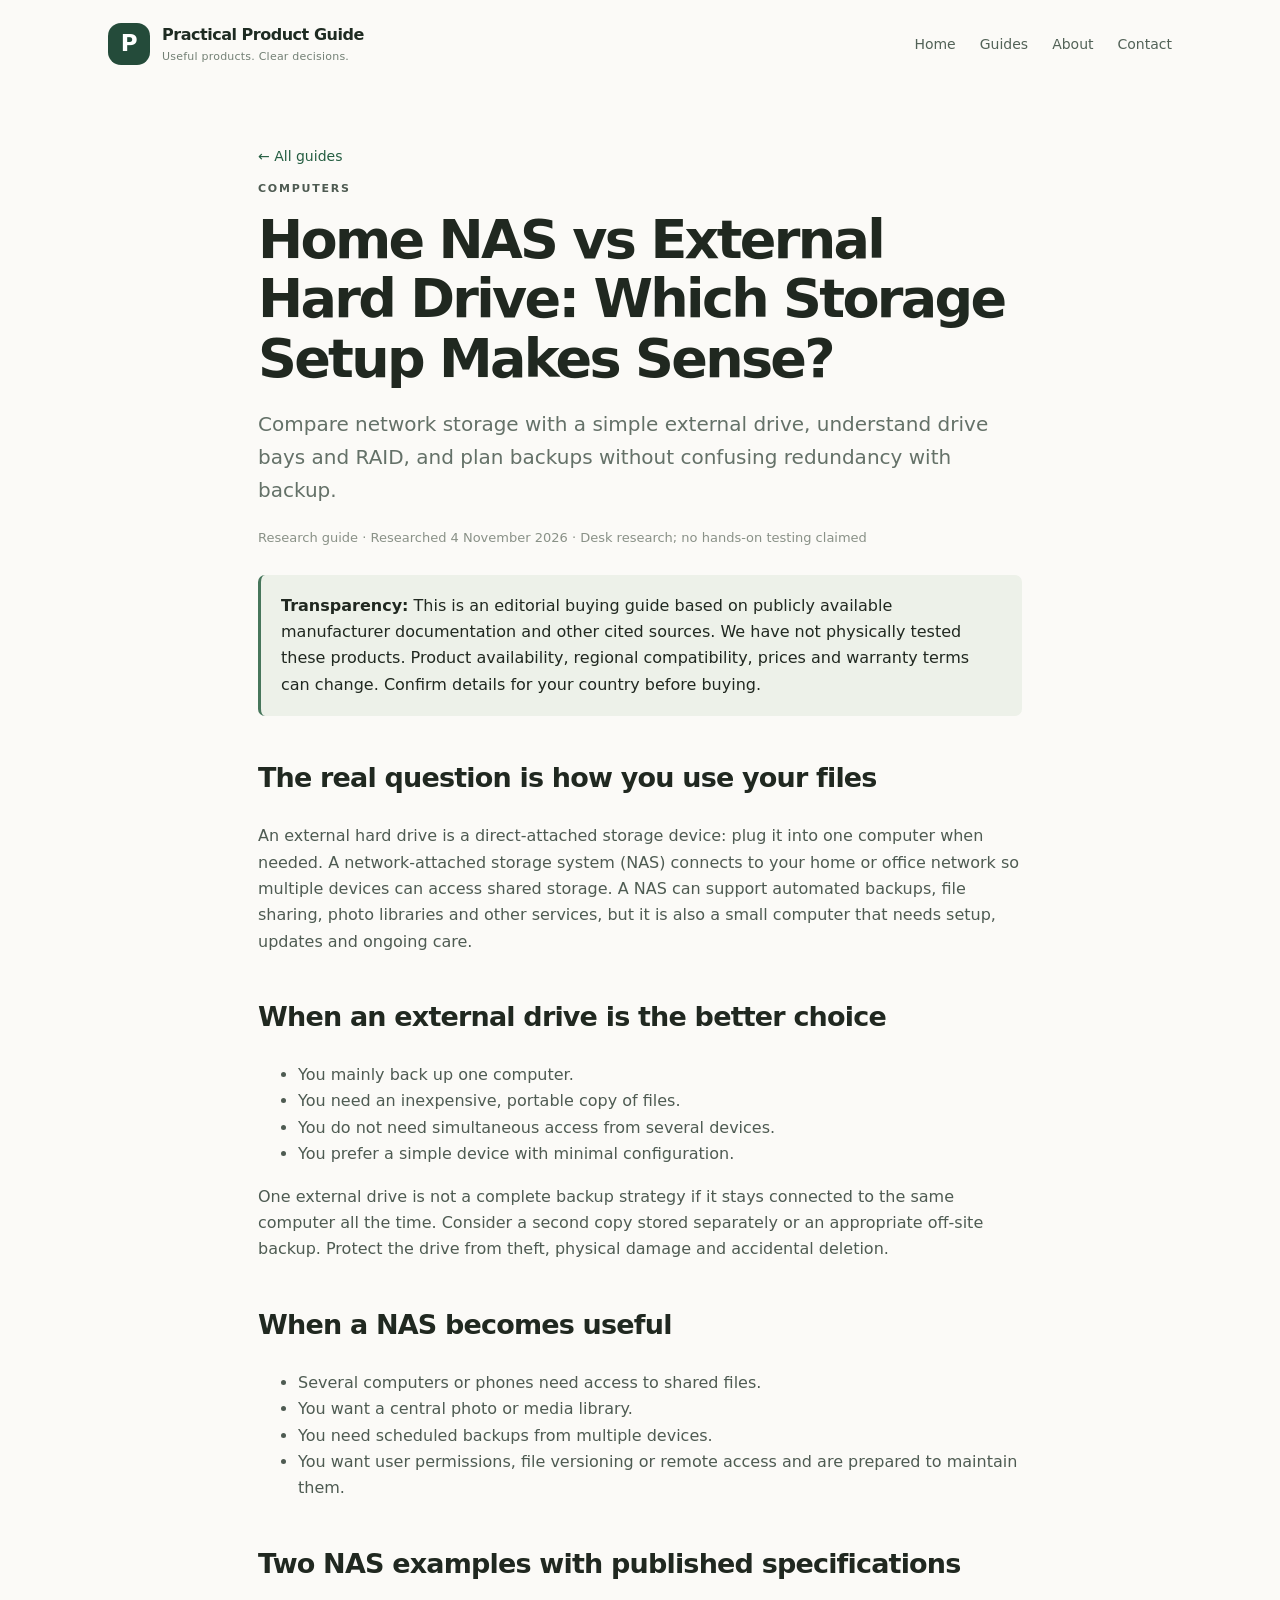
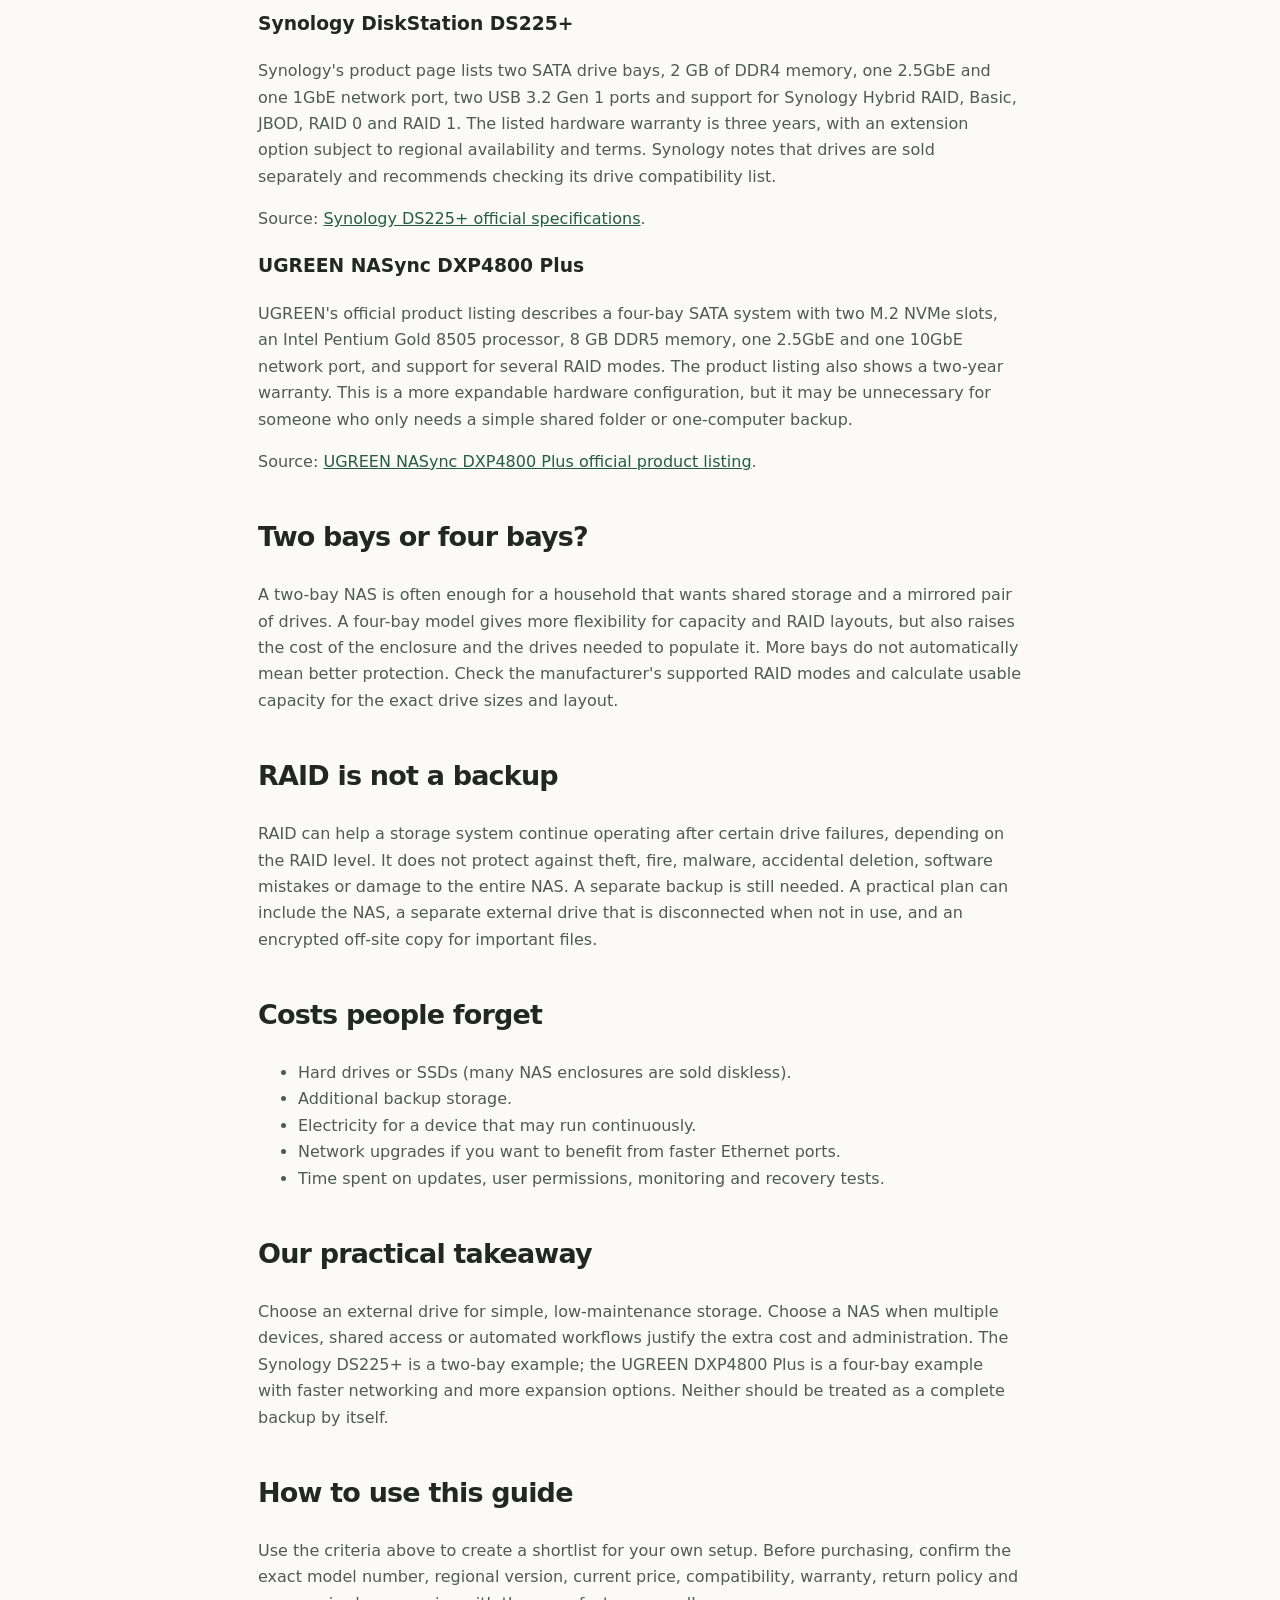
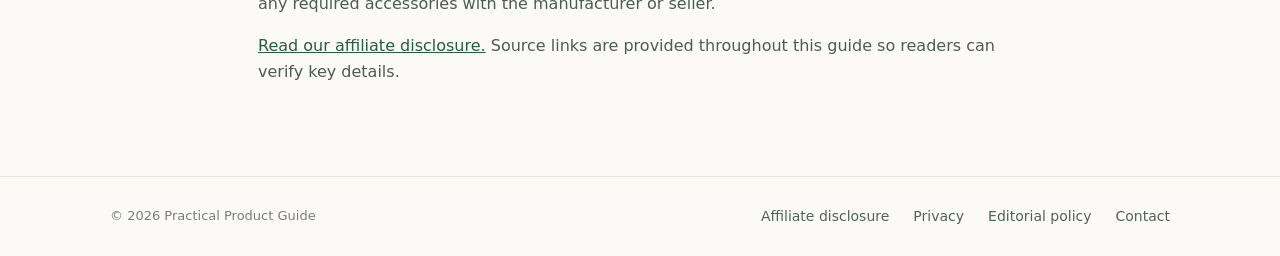
<file: guides/nas-vs-external-drive.html>
<!doctype html>
<html lang="en"><head><meta charset="utf-8"><meta name="viewport" content="width=device-width,initial-scale=1">
<meta name="description" content="Compare network storage with a simple external drive, understand drive bays and RAID, and plan backups without confusing redundancy with backup.">
<title>Home NAS vs External Hard Drive: Which Storage Setup Makes Sense? | Practical Product Guide</title><link rel="stylesheet" href="../assets/style.css"></head>
<body><header class="site-header"><a class="brand" href="../index.html"><span class="brand-mark">P</span><span>Practical Product Guide<small>Useful products. Clear decisions.</small></span></a><nav><a href="../index.html">Home</a><a href="index.html">Guides</a><a href="../about.html">About</a><a href="../contact.html">Contact</a></nav></header>
<main class="article"><a class="back" href="index.html">← All guides</a><p class="eyebrow">COMPUTERS</p><h1>Home NAS vs External Hard Drive: Which Storage Setup Makes Sense?</h1><p class="dek">Compare network storage with a simple external drive, understand drive bays and RAID, and plan backups without confusing redundancy with backup.</p><p class="meta">Research guide · Researched 4 November 2026 · Desk research; no hands-on testing claimed</p>
<div class="callout"><strong>Transparency:</strong> This is an editorial buying guide based on publicly available manufacturer documentation and other cited sources. We have not physically tested these products. Product availability, regional compatibility, prices and warranty terms can change. Confirm details for your country before buying.</div>

<h2>The real question is how you use your files</h2>
<p>An external hard drive is a direct-attached storage device: plug it into one computer when needed. A network-attached storage system (NAS) connects to your home or office network so multiple devices can access shared storage. A NAS can support automated backups, file sharing, photo libraries and other services, but it is also a small computer that needs setup, updates and ongoing care.</p>

<h2>When an external drive is the better choice</h2>
<ul>
<li>You mainly back up one computer.</li>
<li>You need an inexpensive, portable copy of files.</li>
<li>You do not need simultaneous access from several devices.</li>
<li>You prefer a simple device with minimal configuration.</li>
</ul>
<p>One external drive is not a complete backup strategy if it stays connected to the same computer all the time. Consider a second copy stored separately or an appropriate off-site backup. Protect the drive from theft, physical damage and accidental deletion.</p>

<h2>When a NAS becomes useful</h2>
<ul>
<li>Several computers or phones need access to shared files.</li>
<li>You want a central photo or media library.</li>
<li>You need scheduled backups from multiple devices.</li>
<li>You want user permissions, file versioning or remote access and are prepared to maintain them.</li>
</ul>

<h2>Two NAS examples with published specifications</h2>
<h3>Synology DiskStation DS225+</h3>
<p>Synology's product page lists two SATA drive bays, 2 GB of DDR4 memory, one 2.5GbE and one 1GbE network port, two USB 3.2 Gen 1 ports and support for Synology Hybrid RAID, Basic, JBOD, RAID 0 and RAID 1. The listed hardware warranty is three years, with an extension option subject to regional availability and terms. Synology notes that drives are sold separately and recommends checking its drive compatibility list.</p>
<p>Source: <a href="https://www.synology.com/en-in/products/DS225%2B" target="_blank" rel="noopener">Synology DS225+ official specifications</a>.</p>
<h3>UGREEN NASync DXP4800 Plus</h3>
<p>UGREEN's official product listing describes a four-bay SATA system with two M.2 NVMe slots, an Intel Pentium Gold 8505 processor, 8 GB DDR5 memory, one 2.5GbE and one 10GbE network port, and support for several RAID modes. The product listing also shows a two-year warranty. This is a more expandable hardware configuration, but it may be unnecessary for someone who only needs a simple shared folder or one-computer backup.</p>
<p>Source: <a href="https://ai.ugreen.com/products/ugreen-nasync-dxp4800-plus-nas-storage" target="_blank" rel="noopener">UGREEN NASync DXP4800 Plus official product listing</a>.</p>

<h2>Two bays or four bays?</h2>
<p>A two-bay NAS is often enough for a household that wants shared storage and a mirrored pair of drives. A four-bay model gives more flexibility for capacity and RAID layouts, but also raises the cost of the enclosure and the drives needed to populate it. More bays do not automatically mean better protection. Check the manufacturer's supported RAID modes and calculate usable capacity for the exact drive sizes and layout.</p>

<h2>RAID is not a backup</h2>
<p>RAID can help a storage system continue operating after certain drive failures, depending on the RAID level. It does not protect against theft, fire, malware, accidental deletion, software mistakes or damage to the entire NAS. A separate backup is still needed. A practical plan can include the NAS, a separate external drive that is disconnected when not in use, and an encrypted off-site copy for important files.</p>

<h2>Costs people forget</h2>
<ul>
<li>Hard drives or SSDs (many NAS enclosures are sold diskless).</li>
<li>Additional backup storage.</li>
<li>Electricity for a device that may run continuously.</li>
<li>Network upgrades if you want to benefit from faster Ethernet ports.</li>
<li>Time spent on updates, user permissions, monitoring and recovery tests.</li>
</ul>

<h2>Our practical takeaway</h2>
<p>Choose an external drive for simple, low-maintenance storage. Choose a NAS when multiple devices, shared access or automated workflows justify the extra cost and administration. The Synology DS225+ is a two-bay example; the UGREEN DXP4800 Plus is a four-bay example with faster networking and more expansion options. Neither should be treated as a complete backup by itself.</p>

<h2>How to use this guide</h2><p>Use the criteria above to create a shortlist for your own setup. Before purchasing, confirm the exact model number, regional version, current price, compatibility, warranty, return policy and any required accessories with the manufacturer or seller.</p>
<p><a href="../affiliate-disclosure.html">Read our affiliate disclosure.</a> Source links are provided throughout this guide so readers can verify key details.</p>
</main><footer><span>© 2026 Practical Product Guide</span><div><a href="../affiliate-disclosure.html">Affiliate disclosure</a><a href="../privacy.html">Privacy</a><a href="../editorial-policy.html">Editorial policy</a><a href="../contact.html">Contact</a></div></footer></body></html>
</file>
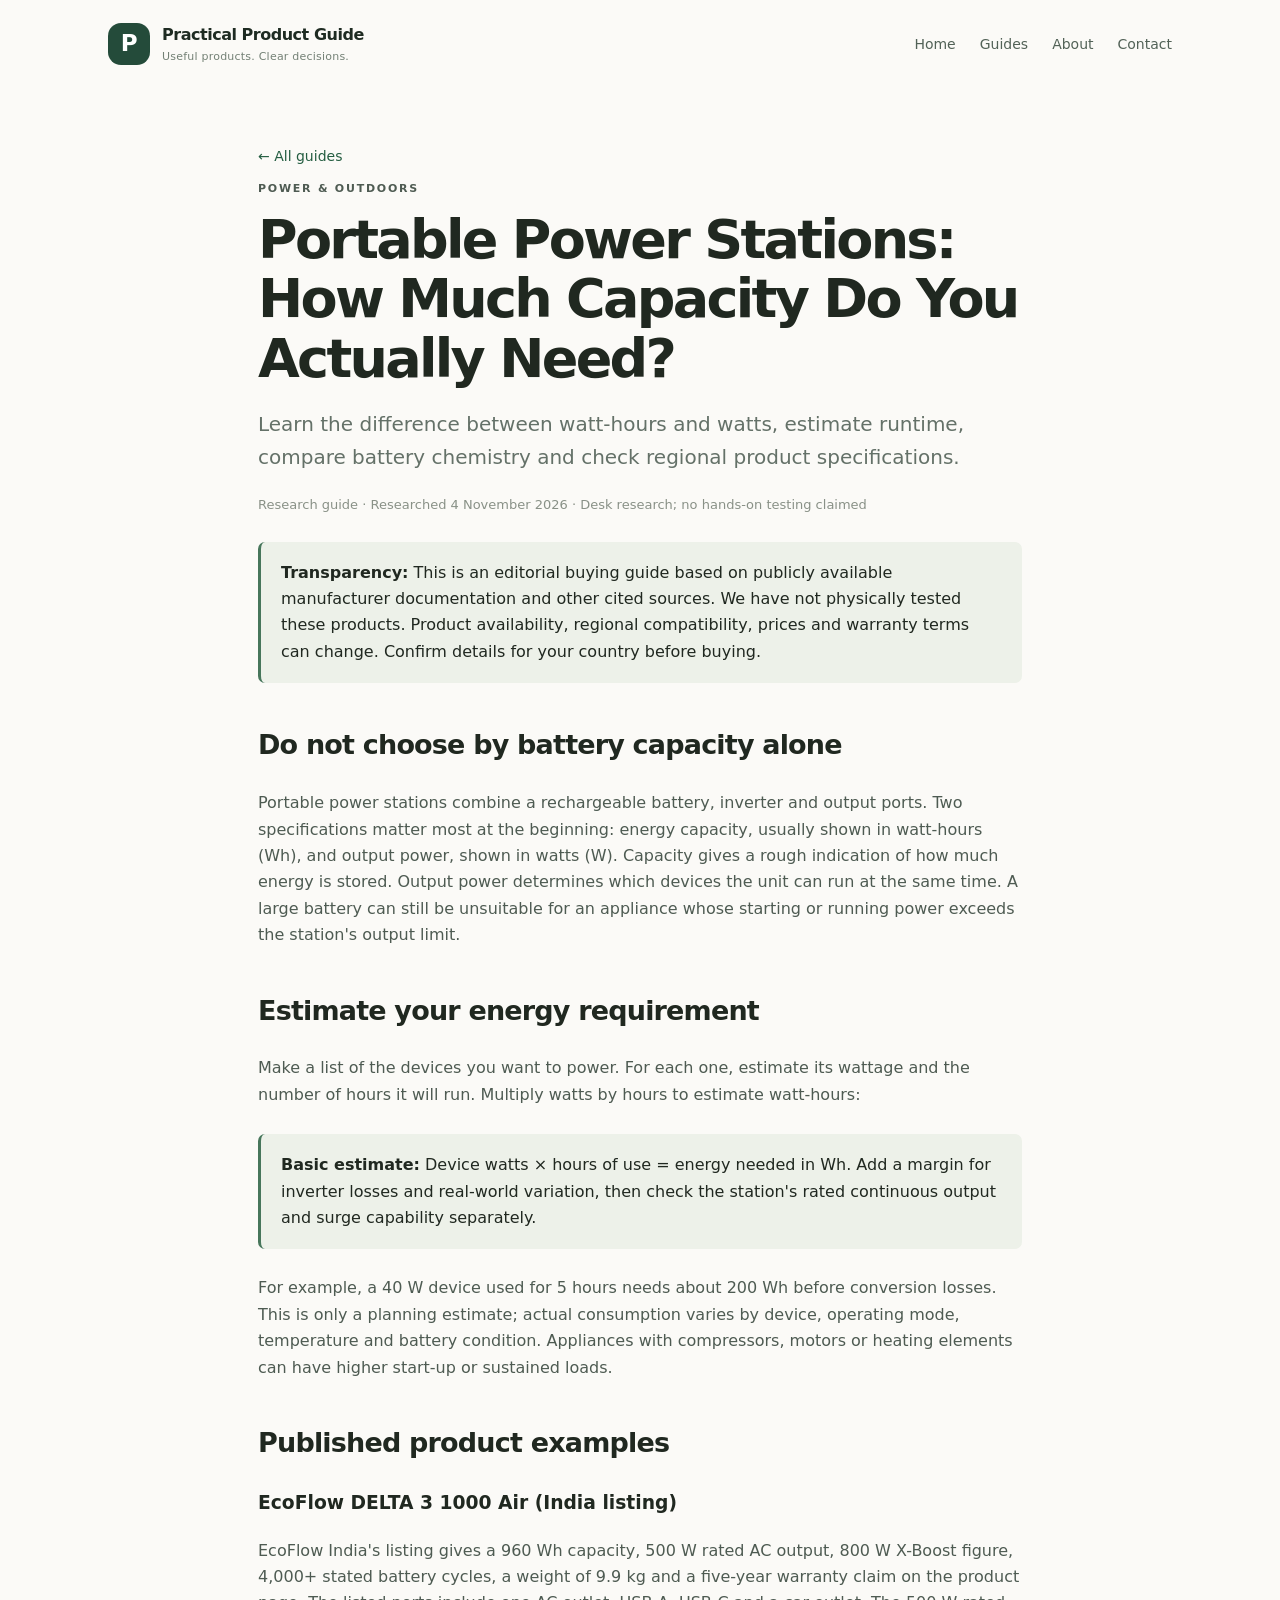
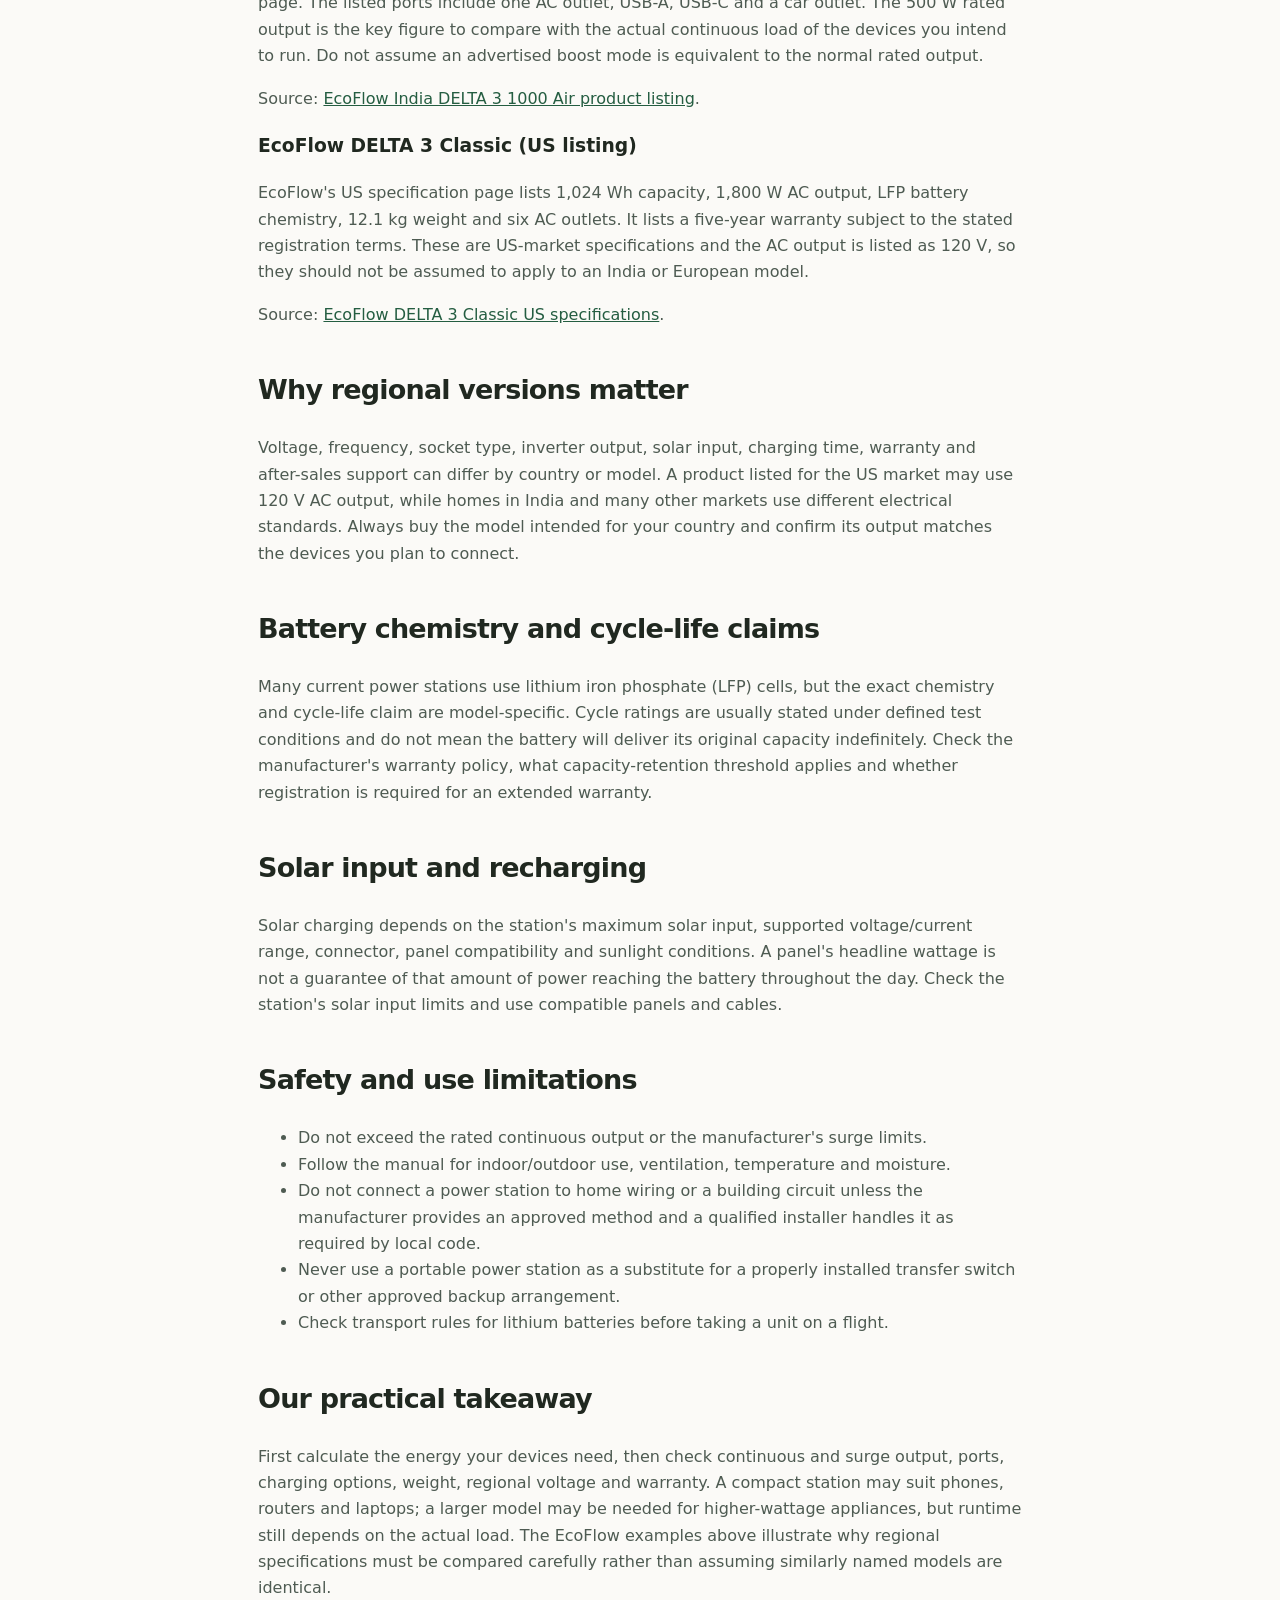
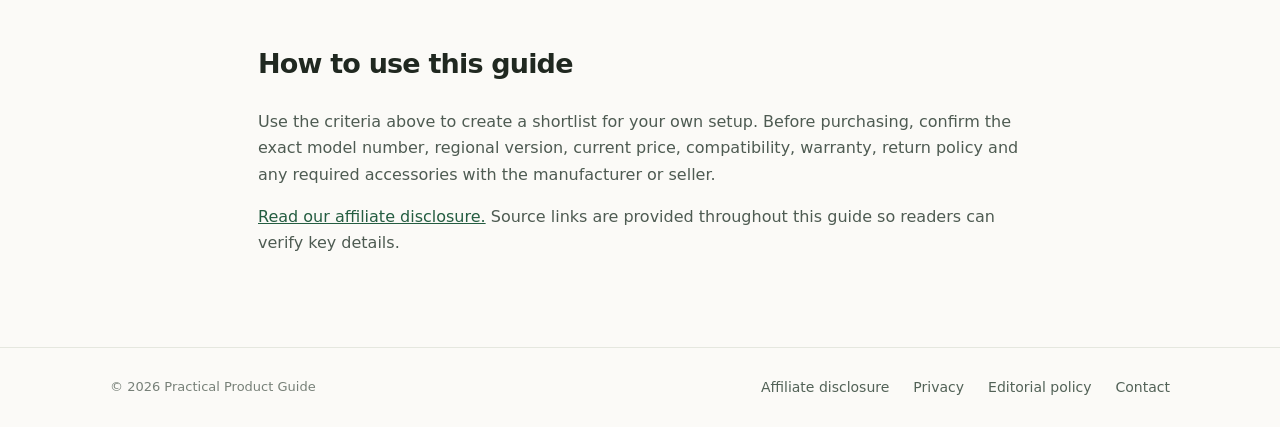
<file: guides/portable-power-station-sizing.html>
<!doctype html>
<html lang="en"><head><meta charset="utf-8"><meta name="viewport" content="width=device-width,initial-scale=1">
<meta name="description" content="Learn the difference between watt-hours and watts, estimate runtime, compare battery chemistry and check regional product specifications.">
<title>Portable Power Stations: How Much Capacity Do You Actually Need? | Practical Product Guide</title><link rel="stylesheet" href="../assets/style.css"></head>
<body><header class="site-header"><a class="brand" href="../index.html"><span class="brand-mark">P</span><span>Practical Product Guide<small>Useful products. Clear decisions.</small></span></a><nav><a href="../index.html">Home</a><a href="index.html">Guides</a><a href="../about.html">About</a><a href="../contact.html">Contact</a></nav></header>
<main class="article"><a class="back" href="index.html">← All guides</a><p class="eyebrow">POWER & OUTDOORS</p><h1>Portable Power Stations: How Much Capacity Do You Actually Need?</h1><p class="dek">Learn the difference between watt-hours and watts, estimate runtime, compare battery chemistry and check regional product specifications.</p><p class="meta">Research guide · Researched 4 November 2026 · Desk research; no hands-on testing claimed</p>
<div class="callout"><strong>Transparency:</strong> This is an editorial buying guide based on publicly available manufacturer documentation and other cited sources. We have not physically tested these products. Product availability, regional compatibility, prices and warranty terms can change. Confirm details for your country before buying.</div>

<h2>Do not choose by battery capacity alone</h2>
<p>Portable power stations combine a rechargeable battery, inverter and output ports. Two specifications matter most at the beginning: energy capacity, usually shown in watt-hours (Wh), and output power, shown in watts (W). Capacity gives a rough indication of how much energy is stored. Output power determines which devices the unit can run at the same time. A large battery can still be unsuitable for an appliance whose starting or running power exceeds the station's output limit.</p>

<h2>Estimate your energy requirement</h2>
<p>Make a list of the devices you want to power. For each one, estimate its wattage and the number of hours it will run. Multiply watts by hours to estimate watt-hours:</p>
<div class="callout"><strong>Basic estimate:</strong> Device watts × hours of use = energy needed in Wh. Add a margin for inverter losses and real-world variation, then check the station's rated continuous output and surge capability separately.</div>
<p>For example, a 40 W device used for 5 hours needs about 200 Wh before conversion losses. This is only a planning estimate; actual consumption varies by device, operating mode, temperature and battery condition. Appliances with compressors, motors or heating elements can have higher start-up or sustained loads.</p>

<h2>Published product examples</h2>
<h3>EcoFlow DELTA 3 1000 Air (India listing)</h3>
<p>EcoFlow India's listing gives a 960 Wh capacity, 500 W rated AC output, 800 W X-Boost figure, 4,000+ stated battery cycles, a weight of 9.9 kg and a five-year warranty claim on the product page. The listed ports include one AC outlet, USB-A, USB-C and a car outlet. The 500 W rated output is the key figure to compare with the actual continuous load of the devices you intend to run. Do not assume an advertised boost mode is equivalent to the normal rated output.</p>
<p>Source: <a href="https://ecoflowindia.com/products/delta-3-1000-air-960wh-portable-power-station" target="_blank" rel="noopener">EcoFlow India DELTA 3 1000 Air product listing</a>.</p>
<h3>EcoFlow DELTA 3 Classic (US listing)</h3>
<p>EcoFlow's US specification page lists 1,024 Wh capacity, 1,800 W AC output, LFP battery chemistry, 12.1 kg weight and six AC outlets. It lists a five-year warranty subject to the stated registration terms. These are US-market specifications and the AC output is listed as 120 V, so they should not be assumed to apply to an India or European model.</p>
<p>Source: <a href="https://www.ecoflow.com/us/delta-3-classic-portable-power-station/specs" target="_blank" rel="noopener">EcoFlow DELTA 3 Classic US specifications</a>.</p>

<h2>Why regional versions matter</h2>
<p>Voltage, frequency, socket type, inverter output, solar input, charging time, warranty and after-sales support can differ by country or model. A product listed for the US market may use 120 V AC output, while homes in India and many other markets use different electrical standards. Always buy the model intended for your country and confirm its output matches the devices you plan to connect.</p>

<h2>Battery chemistry and cycle-life claims</h2>
<p>Many current power stations use lithium iron phosphate (LFP) cells, but the exact chemistry and cycle-life claim are model-specific. Cycle ratings are usually stated under defined test conditions and do not mean the battery will deliver its original capacity indefinitely. Check the manufacturer's warranty policy, what capacity-retention threshold applies and whether registration is required for an extended warranty.</p>

<h2>Solar input and recharging</h2>
<p>Solar charging depends on the station's maximum solar input, supported voltage/current range, connector, panel compatibility and sunlight conditions. A panel's headline wattage is not a guarantee of that amount of power reaching the battery throughout the day. Check the station's solar input limits and use compatible panels and cables.</p>

<h2>Safety and use limitations</h2>
<ul>
<li>Do not exceed the rated continuous output or the manufacturer's surge limits.</li>
<li>Follow the manual for indoor/outdoor use, ventilation, temperature and moisture.</li>
<li>Do not connect a power station to home wiring or a building circuit unless the manufacturer provides an approved method and a qualified installer handles it as required by local code.</li>
<li>Never use a portable power station as a substitute for a properly installed transfer switch or other approved backup arrangement.</li>
<li>Check transport rules for lithium batteries before taking a unit on a flight.</li>
</ul>

<h2>Our practical takeaway</h2>
<p>First calculate the energy your devices need, then check continuous and surge output, ports, charging options, weight, regional voltage and warranty. A compact station may suit phones, routers and laptops; a larger model may be needed for higher-wattage appliances, but runtime still depends on the actual load. The EcoFlow examples above illustrate why regional specifications must be compared carefully rather than assuming similarly named models are identical.</p>

<h2>How to use this guide</h2><p>Use the criteria above to create a shortlist for your own setup. Before purchasing, confirm the exact model number, regional version, current price, compatibility, warranty, return policy and any required accessories with the manufacturer or seller.</p>
<p><a href="../affiliate-disclosure.html">Read our affiliate disclosure.</a> Source links are provided throughout this guide so readers can verify key details.</p>
</main><footer><span>© 2026 Practical Product Guide</span><div><a href="../affiliate-disclosure.html">Affiliate disclosure</a><a href="../privacy.html">Privacy</a><a href="../editorial-policy.html">Editorial policy</a><a href="../contact.html">Contact</a></div></footer></body></html>
</file>
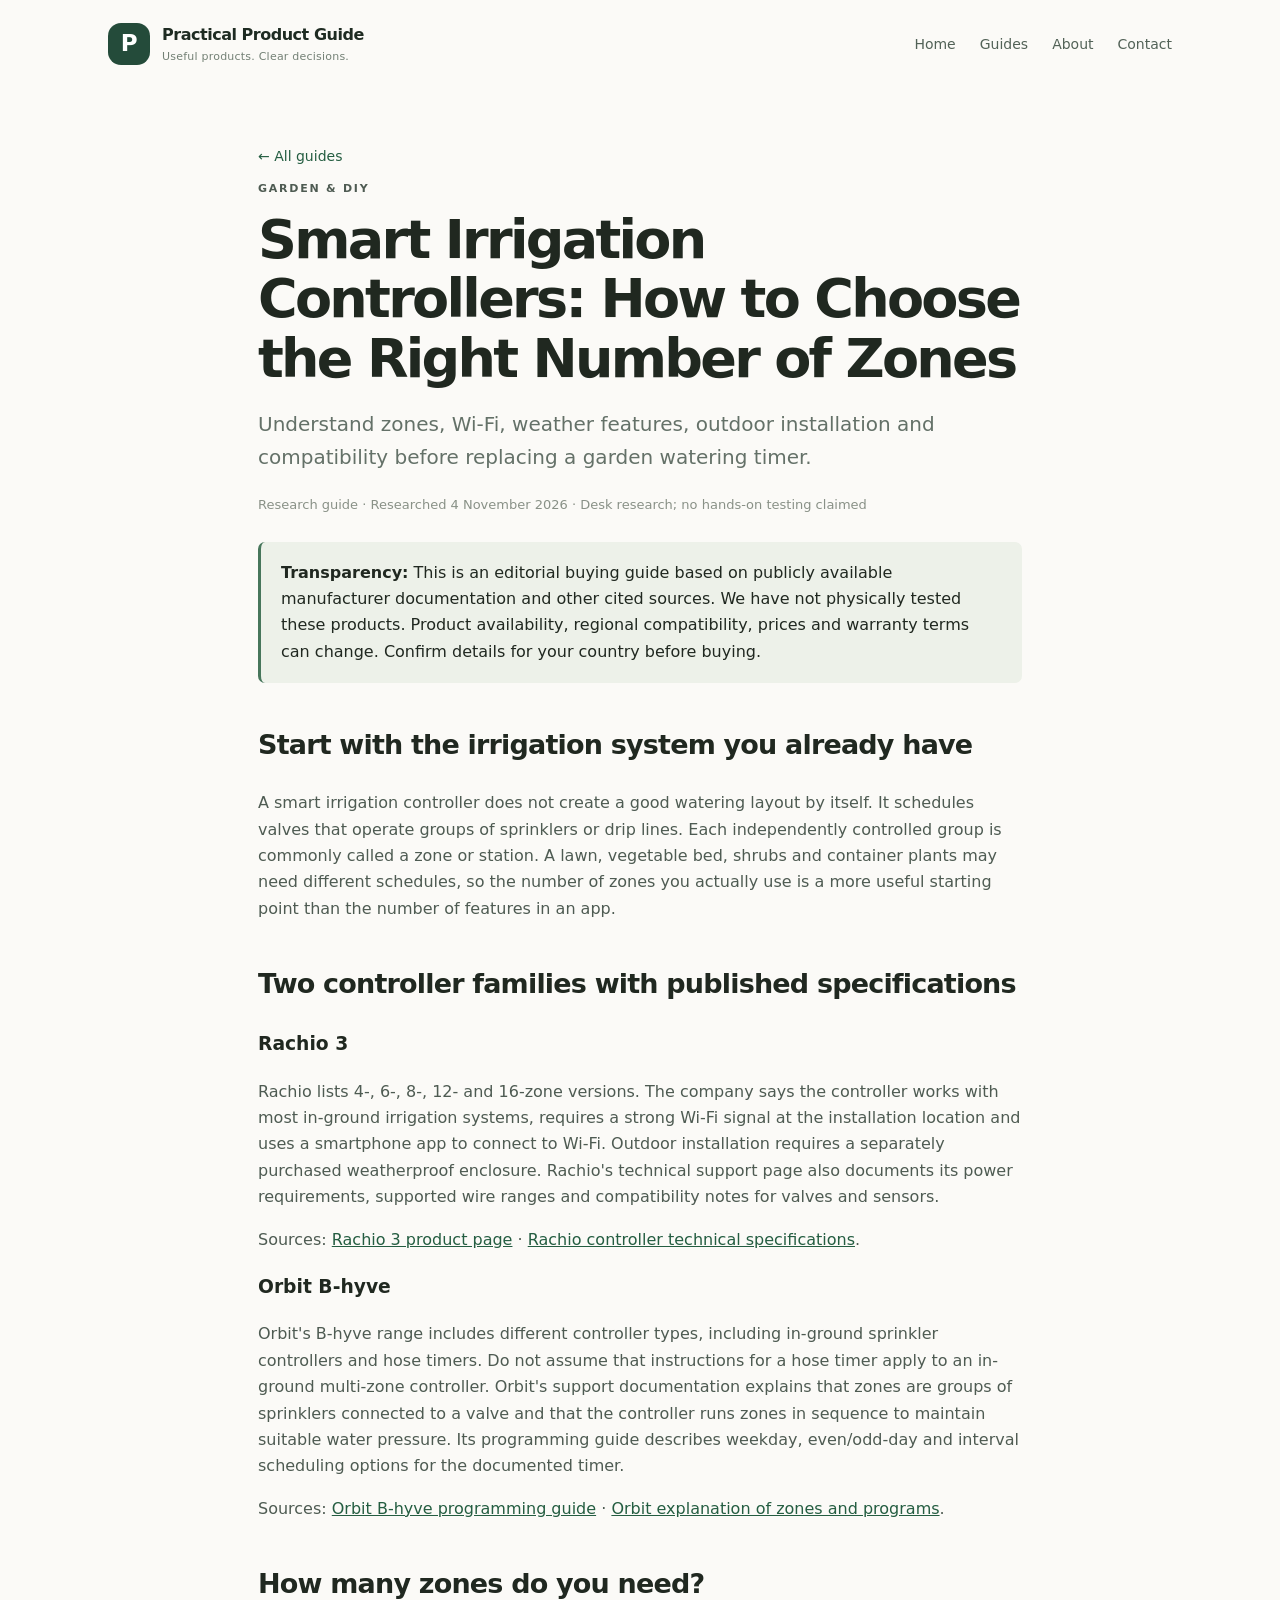
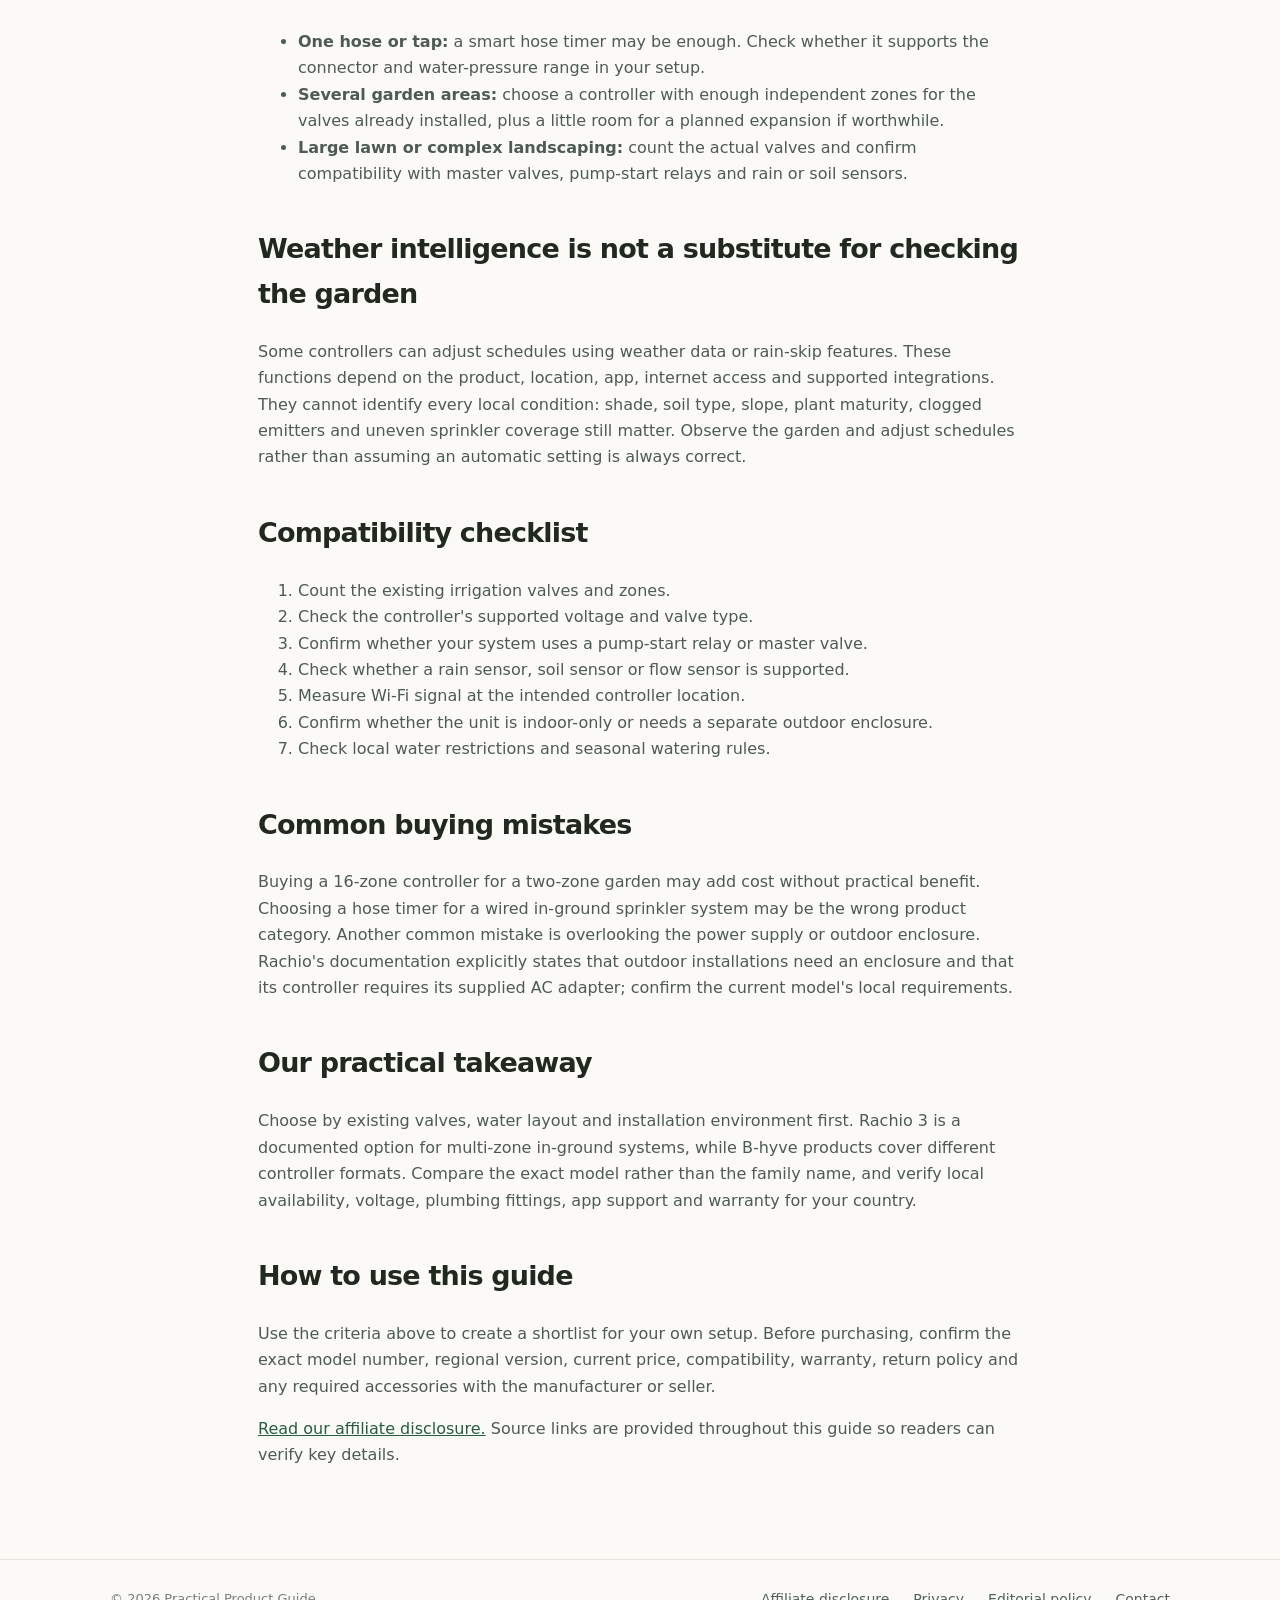
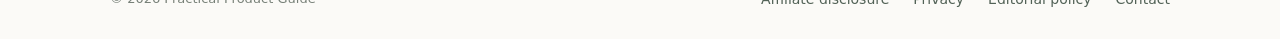
<file: guides/smart-irrigation-controllers.html>
<!doctype html>
<html lang="en"><head><meta charset="utf-8"><meta name="viewport" content="width=device-width,initial-scale=1">
<meta name="description" content="Understand zones, Wi-Fi, weather features, outdoor installation and compatibility before replacing a garden watering timer.">
<title>Smart Irrigation Controllers: How to Choose the Right Number of Zones | Practical Product Guide</title><link rel="stylesheet" href="../assets/style.css"></head>
<body><header class="site-header"><a class="brand" href="../index.html"><span class="brand-mark">P</span><span>Practical Product Guide<small>Useful products. Clear decisions.</small></span></a><nav><a href="../index.html">Home</a><a href="index.html">Guides</a><a href="../about.html">About</a><a href="../contact.html">Contact</a></nav></header>
<main class="article"><a class="back" href="index.html">← All guides</a><p class="eyebrow">GARDEN & DIY</p><h1>Smart Irrigation Controllers: How to Choose the Right Number of Zones</h1><p class="dek">Understand zones, Wi-Fi, weather features, outdoor installation and compatibility before replacing a garden watering timer.</p><p class="meta">Research guide · Researched 4 November 2026 · Desk research; no hands-on testing claimed</p>
<div class="callout"><strong>Transparency:</strong> This is an editorial buying guide based on publicly available manufacturer documentation and other cited sources. We have not physically tested these products. Product availability, regional compatibility, prices and warranty terms can change. Confirm details for your country before buying.</div>

<h2>Start with the irrigation system you already have</h2>
<p>A smart irrigation controller does not create a good watering layout by itself. It schedules valves that operate groups of sprinklers or drip lines. Each independently controlled group is commonly called a zone or station. A lawn, vegetable bed, shrubs and container plants may need different schedules, so the number of zones you actually use is a more useful starting point than the number of features in an app.</p>

<h2>Two controller families with published specifications</h2>
<h3>Rachio 3</h3>
<p>Rachio lists 4-, 6-, 8-, 12- and 16-zone versions. The company says the controller works with most in-ground irrigation systems, requires a strong Wi-Fi signal at the installation location and uses a smartphone app to connect to Wi-Fi. Outdoor installation requires a separately purchased weatherproof enclosure. Rachio's technical support page also documents its power requirements, supported wire ranges and compatibility notes for valves and sensors.</p>
<p>Sources: <a href="https://rachio.com/products/rachio-3" target="_blank" rel="noopener">Rachio 3 product page</a> · <a href="https://support.rachio.com/en_us/rachio-sprinkler-controller-models-tech-specs-HyfTxF0YY" target="_blank" rel="noopener">Rachio controller technical specifications</a>.</p>
<h3>Orbit B-hyve</h3>
<p>Orbit's B-hyve range includes different controller types, including in-ground sprinkler controllers and hose timers. Do not assume that instructions for a hose timer apply to an in-ground multi-zone controller. Orbit's support documentation explains that zones are groups of sprinklers connected to a valve and that the controller runs zones in sequence to maintain suitable water pressure. Its programming guide describes weekday, even/odd-day and interval scheduling options for the documented timer.</p>
<p>Sources: <a href="https://support.orbitonline.com/en/b-hyve-smart-hose-watering-timer/How-To-Program-your-B-hyve-IndoorOutdoor-Controller-33f" target="_blank" rel="noopener">Orbit B-hyve programming guide</a> · <a href="https://support.orbitonline.com/en/b-hyve-smart-hose-watering-timer/Programming-Basics-797b" target="_blank" rel="noopener">Orbit explanation of zones and programs</a>.</p>

<h2>How many zones do you need?</h2>
<ul>
<li><strong>One hose or tap:</strong> a smart hose timer may be enough. Check whether it supports the connector and water-pressure range in your setup.</li>
<li><strong>Several garden areas:</strong> choose a controller with enough independent zones for the valves already installed, plus a little room for a planned expansion if worthwhile.</li>
<li><strong>Large lawn or complex landscaping:</strong> count the actual valves and confirm compatibility with master valves, pump-start relays and rain or soil sensors.</li>
</ul>

<h2>Weather intelligence is not a substitute for checking the garden</h2>
<p>Some controllers can adjust schedules using weather data or rain-skip features. These functions depend on the product, location, app, internet access and supported integrations. They cannot identify every local condition: shade, soil type, slope, plant maturity, clogged emitters and uneven sprinkler coverage still matter. Observe the garden and adjust schedules rather than assuming an automatic setting is always correct.</p>

<h2>Compatibility checklist</h2>
<ol>
<li>Count the existing irrigation valves and zones.</li>
<li>Check the controller's supported voltage and valve type.</li>
<li>Confirm whether your system uses a pump-start relay or master valve.</li>
<li>Check whether a rain sensor, soil sensor or flow sensor is supported.</li>
<li>Measure Wi-Fi signal at the intended controller location.</li>
<li>Confirm whether the unit is indoor-only or needs a separate outdoor enclosure.</li>
<li>Check local water restrictions and seasonal watering rules.</li>
</ol>

<h2>Common buying mistakes</h2>
<p>Buying a 16-zone controller for a two-zone garden may add cost without practical benefit. Choosing a hose timer for a wired in-ground sprinkler system may be the wrong product category. Another common mistake is overlooking the power supply or outdoor enclosure. Rachio's documentation explicitly states that outdoor installations need an enclosure and that its controller requires its supplied AC adapter; confirm the current model's local requirements.</p>

<h2>Our practical takeaway</h2>
<p>Choose by existing valves, water layout and installation environment first. Rachio 3 is a documented option for multi-zone in-ground systems, while B-hyve products cover different controller formats. Compare the exact model rather than the family name, and verify local availability, voltage, plumbing fittings, app support and warranty for your country.</p>

<h2>How to use this guide</h2><p>Use the criteria above to create a shortlist for your own setup. Before purchasing, confirm the exact model number, regional version, current price, compatibility, warranty, return policy and any required accessories with the manufacturer or seller.</p>
<p><a href="../affiliate-disclosure.html">Read our affiliate disclosure.</a> Source links are provided throughout this guide so readers can verify key details.</p>
</main><footer><span>© 2026 Practical Product Guide</span><div><a href="../affiliate-disclosure.html">Affiliate disclosure</a><a href="../privacy.html">Privacy</a><a href="../editorial-policy.html">Editorial policy</a><a href="../contact.html">Contact</a></div></footer></body></html>
</file>
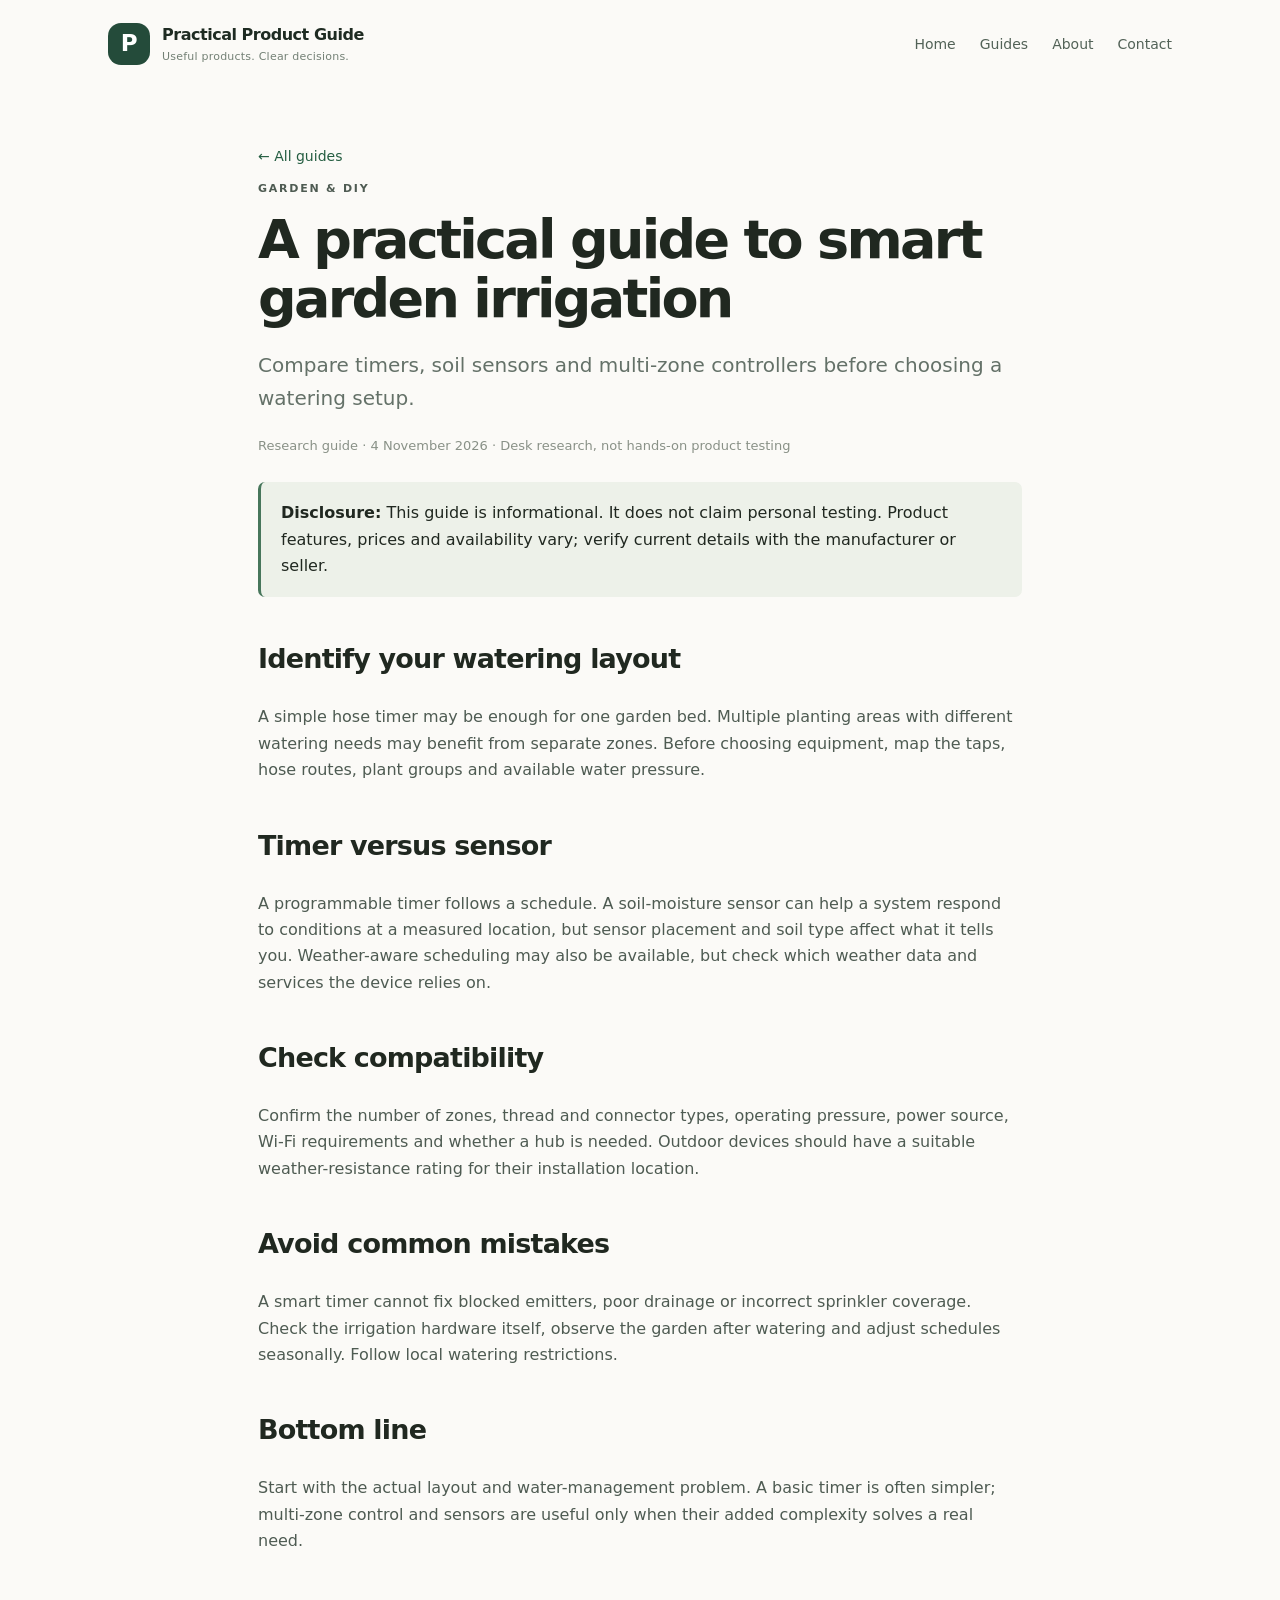
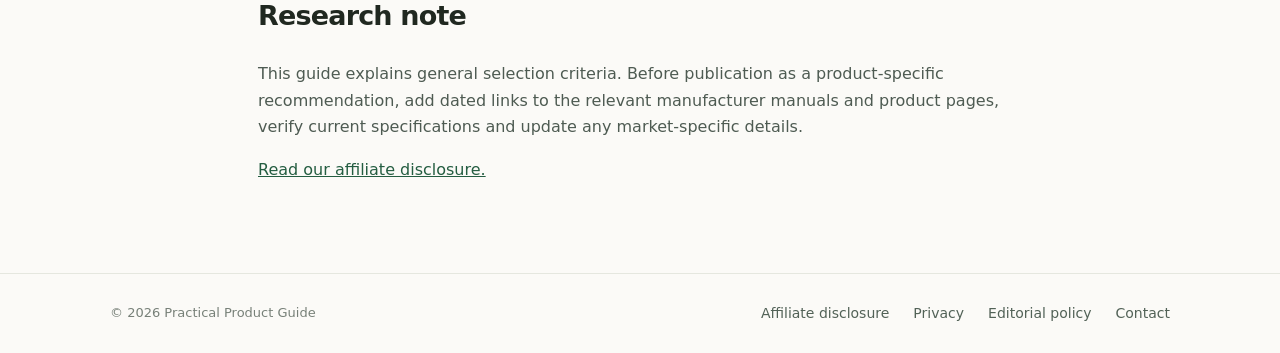
<file: guides/smart-irrigation.html>
<!doctype html><html lang="en"><head><meta charset="utf-8"><meta name="viewport" content="width=device-width,initial-scale=1"><meta name="description" content="Compare timers, soil sensors and multi-zone controllers before choosing a watering setup."><title>A practical guide to smart garden irrigation | Practical Product Guide</title><link rel="stylesheet" href="../assets/style.css"></head><body><header class="site-header"><a class="brand" href="../index.html"><span class="brand-mark">P</span><span>Practical Product Guide<small>Useful products. Clear decisions.</small></span></a><nav><a href="../index.html">Home</a><a href="../index.html#guides">Guides</a><a href="../about.html">About</a><a href="../contact.html">Contact</a></nav></header><main class="article"><a class="back" href="../index.html">← All guides</a><p class="eyebrow">GARDEN & DIY</p><h1>A practical guide to smart garden irrigation</h1><p class="dek">Compare timers, soil sensors and multi-zone controllers before choosing a watering setup.</p><p class="meta">Research guide · 4 November 2026 · Desk research, not hands-on product testing</p><div class="callout"><strong>Disclosure:</strong> This guide is informational. It does not claim personal testing. Product features, prices and availability vary; verify current details with the manufacturer or seller.</div><h2>Identify your watering layout</h2><p>A simple hose timer may be enough for one garden bed. Multiple planting areas with different watering needs may benefit from separate zones. Before choosing equipment, map the taps, hose routes, plant groups and available water pressure.</p><h2>Timer versus sensor</h2><p>A programmable timer follows a schedule. A soil-moisture sensor can help a system respond to conditions at a measured location, but sensor placement and soil type affect what it tells you. Weather-aware scheduling may also be available, but check which weather data and services the device relies on.</p><h2>Check compatibility</h2><p>Confirm the number of zones, thread and connector types, operating pressure, power source, Wi-Fi requirements and whether a hub is needed. Outdoor devices should have a suitable weather-resistance rating for their installation location.</p><h2>Avoid common mistakes</h2><p>A smart timer cannot fix blocked emitters, poor drainage or incorrect sprinkler coverage. Check the irrigation hardware itself, observe the garden after watering and adjust schedules seasonally. Follow local watering restrictions.</p><h2>Bottom line</h2><p>Start with the actual layout and water-management problem. A basic timer is often simpler; multi-zone control and sensors are useful only when their added complexity solves a real need.</p><h2>Research note</h2><p>This guide explains general selection criteria. Before publication as a product-specific recommendation, add dated links to the relevant manufacturer manuals and product pages, verify current specifications and update any market-specific details.</p><p><a href="../affiliate-disclosure.html">Read our affiliate disclosure.</a></p></main><footer><span>© 2026 Practical Product Guide</span><div><a href="../affiliate-disclosure.html">Affiliate disclosure</a><a href="../privacy.html">Privacy</a><a href="../editorial-policy.html">Editorial policy</a><a href="../contact.html">Contact</a></div></footer></body></html>
</file>
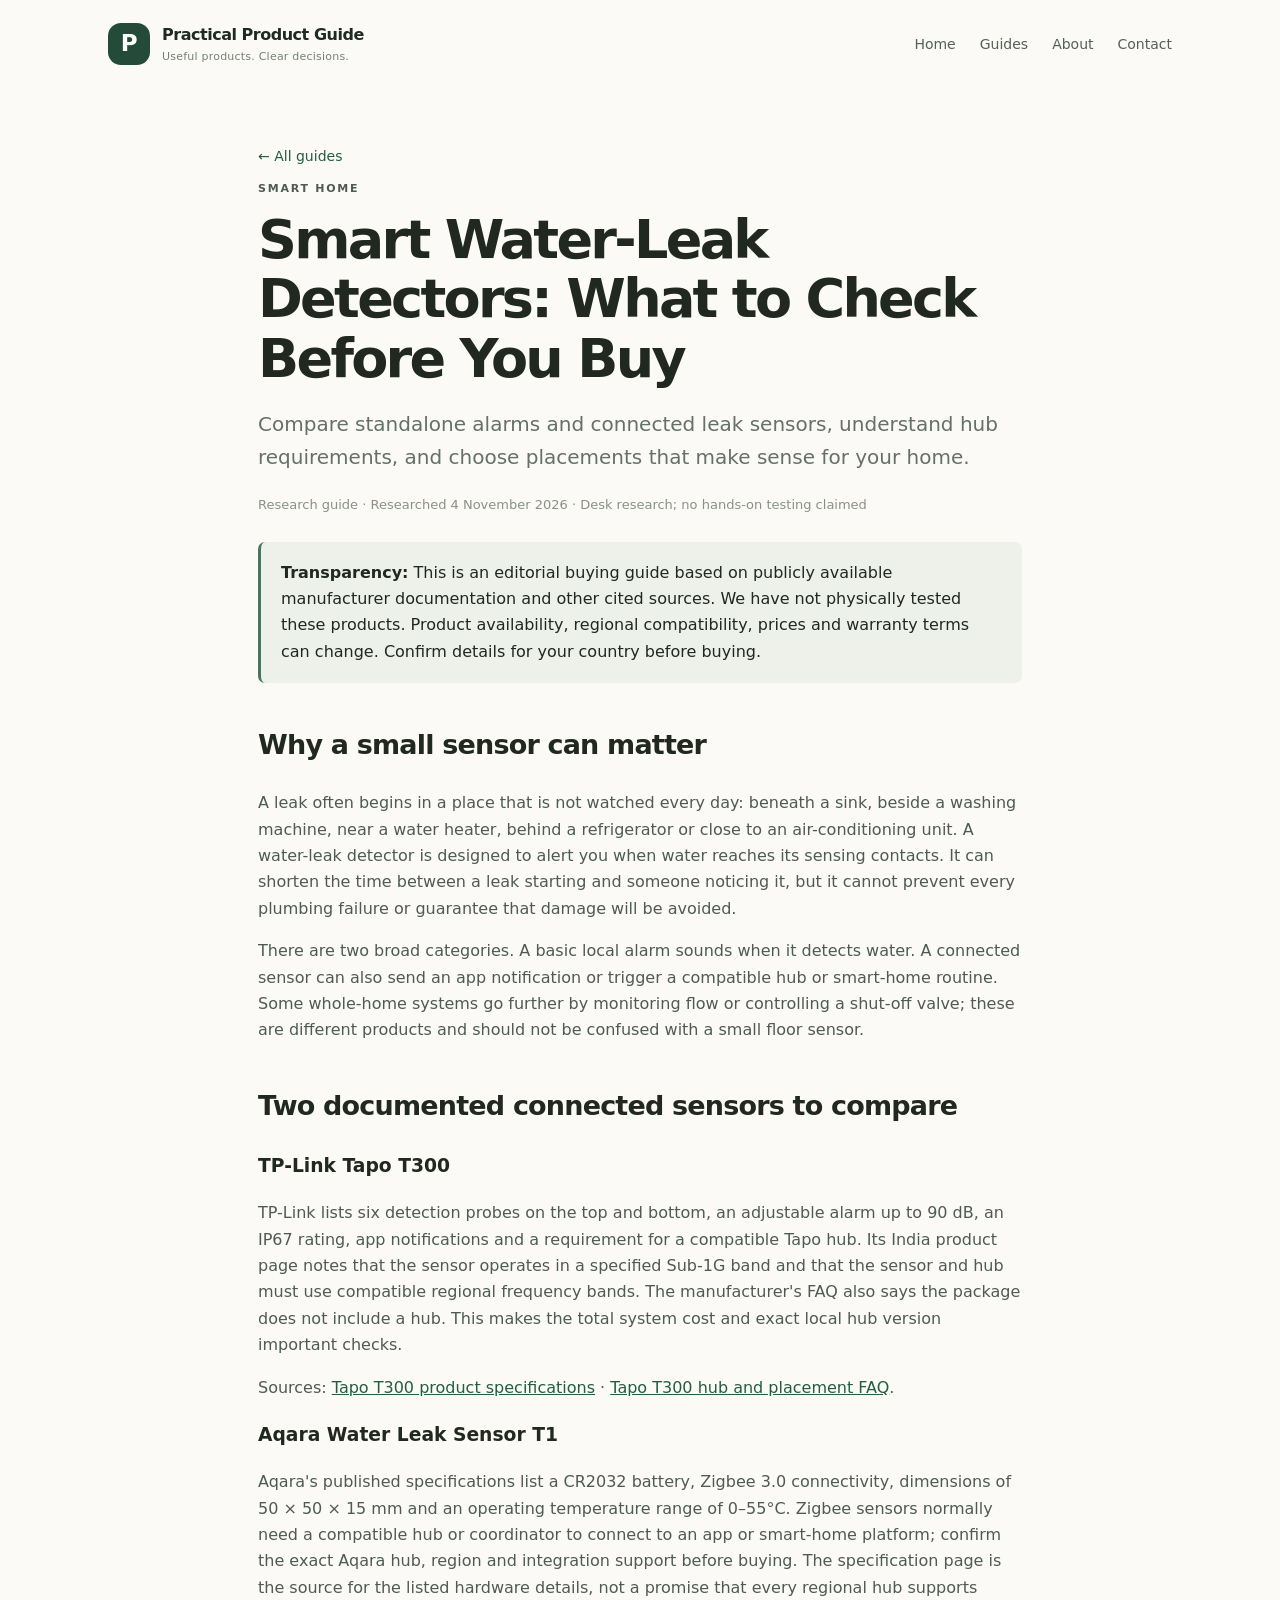
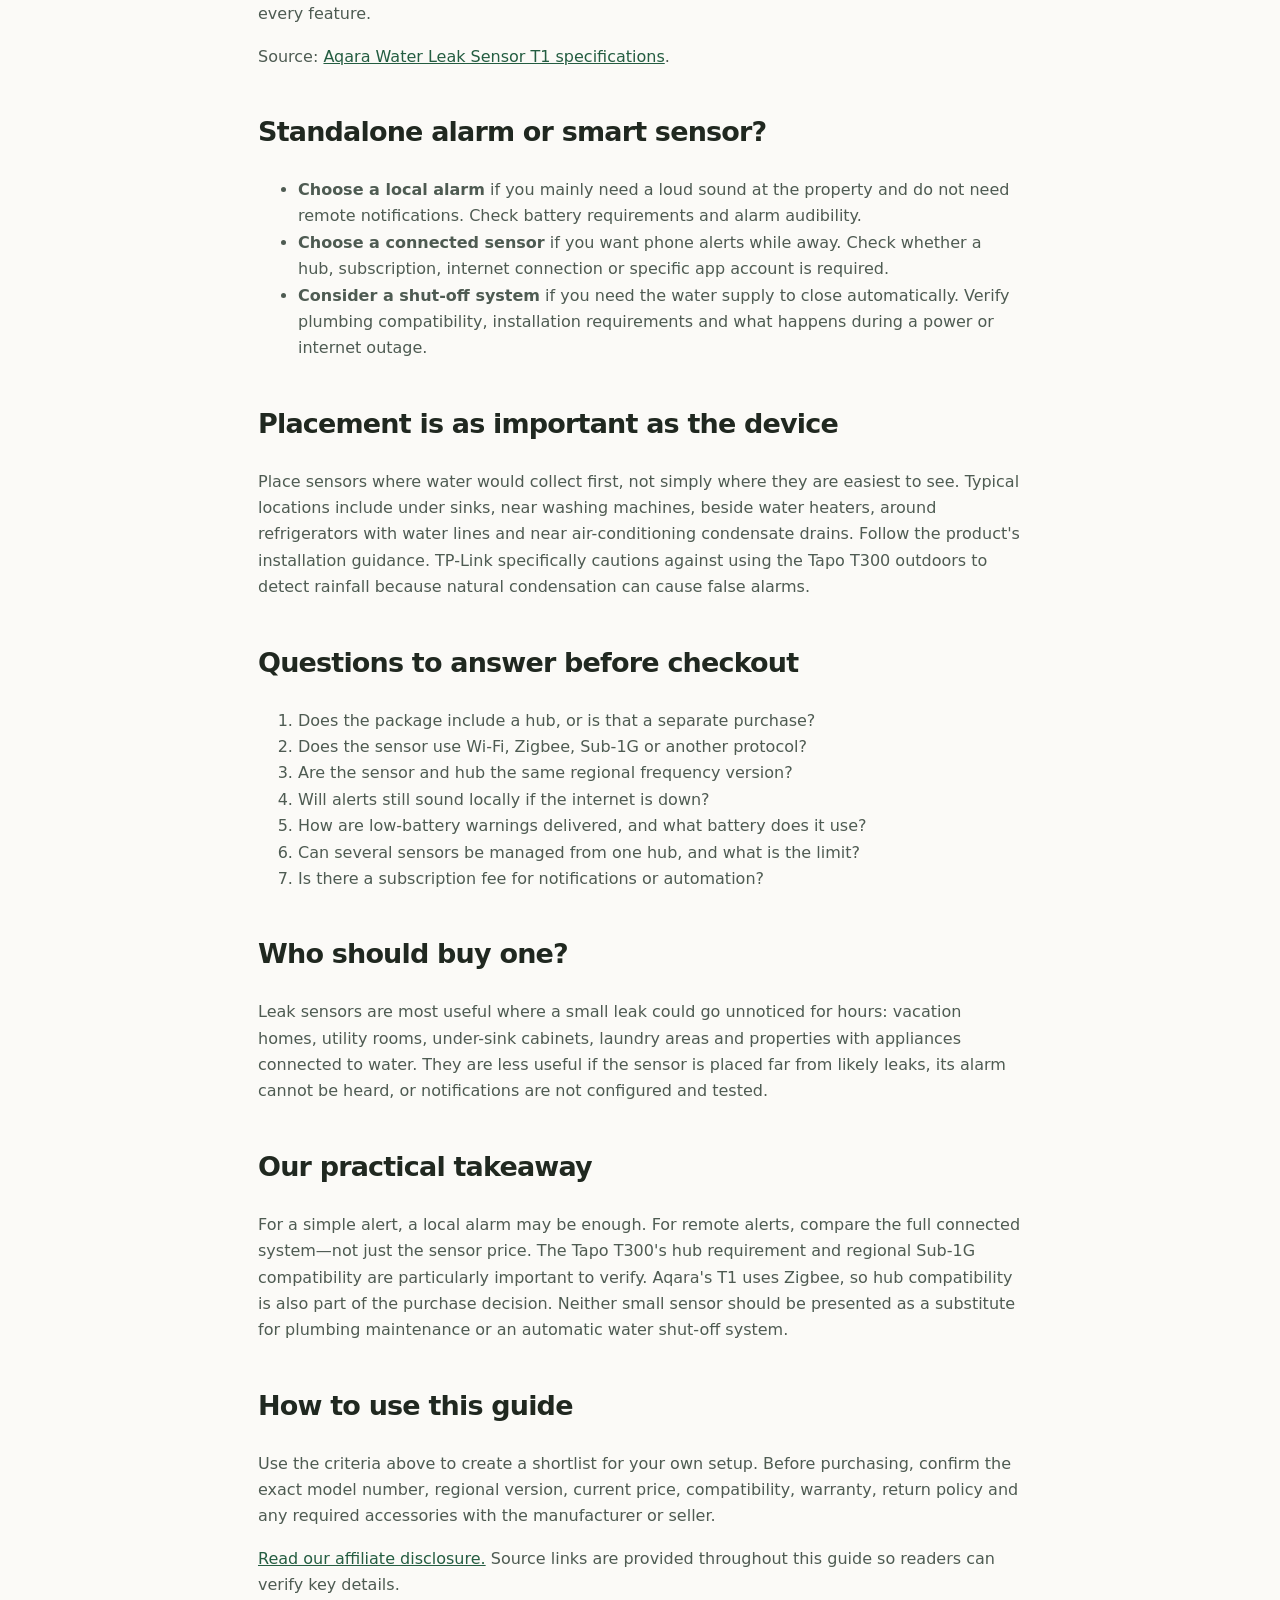
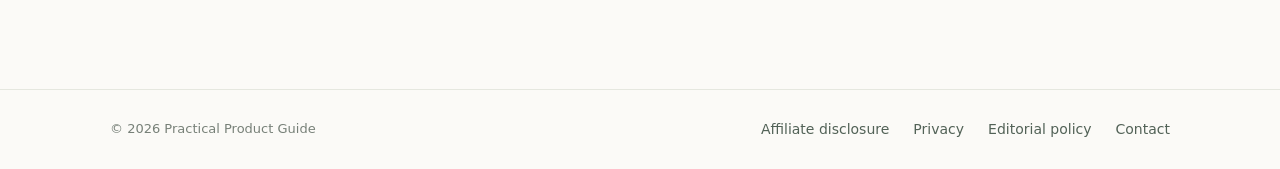
<file: guides/smart-water-leak-detectors.html>
<!doctype html>
<html lang="en"><head><meta charset="utf-8"><meta name="viewport" content="width=device-width,initial-scale=1">
<meta name="description" content="Compare standalone alarms and connected leak sensors, understand hub requirements, and choose placements that make sense for your home.">
<title>Smart Water-Leak Detectors: What to Check Before You Buy | Practical Product Guide</title><link rel="stylesheet" href="../assets/style.css"></head>
<body><header class="site-header"><a class="brand" href="../index.html"><span class="brand-mark">P</span><span>Practical Product Guide<small>Useful products. Clear decisions.</small></span></a><nav><a href="../index.html">Home</a><a href="index.html">Guides</a><a href="../about.html">About</a><a href="../contact.html">Contact</a></nav></header>
<main class="article"><a class="back" href="index.html">← All guides</a><p class="eyebrow">SMART HOME</p><h1>Smart Water-Leak Detectors: What to Check Before You Buy</h1><p class="dek">Compare standalone alarms and connected leak sensors, understand hub requirements, and choose placements that make sense for your home.</p><p class="meta">Research guide · Researched 4 November 2026 · Desk research; no hands-on testing claimed</p>
<div class="callout"><strong>Transparency:</strong> This is an editorial buying guide based on publicly available manufacturer documentation and other cited sources. We have not physically tested these products. Product availability, regional compatibility, prices and warranty terms can change. Confirm details for your country before buying.</div>

<h2>Why a small sensor can matter</h2>
<p>A leak often begins in a place that is not watched every day: beneath a sink, beside a washing machine, near a water heater, behind a refrigerator or close to an air-conditioning unit. A water-leak detector is designed to alert you when water reaches its sensing contacts. It can shorten the time between a leak starting and someone noticing it, but it cannot prevent every plumbing failure or guarantee that damage will be avoided.</p>
<p>There are two broad categories. A basic local alarm sounds when it detects water. A connected sensor can also send an app notification or trigger a compatible hub or smart-home routine. Some whole-home systems go further by monitoring flow or controlling a shut-off valve; these are different products and should not be confused with a small floor sensor.</p>

<h2>Two documented connected sensors to compare</h2>
<h3>TP-Link Tapo T300</h3>
<p>TP-Link lists six detection probes on the top and bottom, an adjustable alarm up to 90 dB, an IP67 rating, app notifications and a requirement for a compatible Tapo hub. Its India product page notes that the sensor operates in a specified Sub-1G band and that the sensor and hub must use compatible regional frequency bands. The manufacturer's FAQ also says the package does not include a hub. This makes the total system cost and exact local hub version important checks.</p>
<p>Sources: <a href="https://www.tapo.com/in/product/tapo-t300-smart-sensor/v1/" target="_blank" rel="noopener">Tapo T300 product specifications</a> · <a href="https://www.tapo.com/us/faqs/general-questions-about-tapo-water-leak-sensor-tapo-t300" target="_blank" rel="noopener">Tapo T300 hub and placement FAQ</a>.</p>
<h3>Aqara Water Leak Sensor T1</h3>
<p>Aqara's published specifications list a CR2032 battery, Zigbee 3.0 connectivity, dimensions of 50 × 50 × 15 mm and an operating temperature range of 0–55°C. Zigbee sensors normally need a compatible hub or coordinator to connect to an app or smart-home platform; confirm the exact Aqara hub, region and integration support before buying. The specification page is the source for the listed hardware details, not a promise that every regional hub supports every feature.</p>
<p>Source: <a href="https://www.aqara.com/en/water-leak-sensor-t1/water-leak-sensor-t1-specs" target="_blank" rel="noopener">Aqara Water Leak Sensor T1 specifications</a>.</p>

<h2>Standalone alarm or smart sensor?</h2>
<ul>
<li><strong>Choose a local alarm</strong> if you mainly need a loud sound at the property and do not need remote notifications. Check battery requirements and alarm audibility.</li>
<li><strong>Choose a connected sensor</strong> if you want phone alerts while away. Check whether a hub, subscription, internet connection or specific app account is required.</li>
<li><strong>Consider a shut-off system</strong> if you need the water supply to close automatically. Verify plumbing compatibility, installation requirements and what happens during a power or internet outage.</li>
</ul>

<h2>Placement is as important as the device</h2>
<p>Place sensors where water would collect first, not simply where they are easiest to see. Typical locations include under sinks, near washing machines, beside water heaters, around refrigerators with water lines and near air-conditioning condensate drains. Follow the product's installation guidance. TP-Link specifically cautions against using the Tapo T300 outdoors to detect rainfall because natural condensation can cause false alarms.</p>

<h2>Questions to answer before checkout</h2>
<ol>
<li>Does the package include a hub, or is that a separate purchase?</li>
<li>Does the sensor use Wi-Fi, Zigbee, Sub-1G or another protocol?</li>
<li>Are the sensor and hub the same regional frequency version?</li>
<li>Will alerts still sound locally if the internet is down?</li>
<li>How are low-battery warnings delivered, and what battery does it use?</li>
<li>Can several sensors be managed from one hub, and what is the limit?</li>
<li>Is there a subscription fee for notifications or automation?</li>
</ol>

<h2>Who should buy one?</h2>
<p>Leak sensors are most useful where a small leak could go unnoticed for hours: vacation homes, utility rooms, under-sink cabinets, laundry areas and properties with appliances connected to water. They are less useful if the sensor is placed far from likely leaks, its alarm cannot be heard, or notifications are not configured and tested.</p>

<h2>Our practical takeaway</h2>
<p>For a simple alert, a local alarm may be enough. For remote alerts, compare the full connected system—not just the sensor price. The Tapo T300's hub requirement and regional Sub-1G compatibility are particularly important to verify. Aqara's T1 uses Zigbee, so hub compatibility is also part of the purchase decision. Neither small sensor should be presented as a substitute for plumbing maintenance or an automatic water shut-off system.</p>

<h2>How to use this guide</h2><p>Use the criteria above to create a shortlist for your own setup. Before purchasing, confirm the exact model number, regional version, current price, compatibility, warranty, return policy and any required accessories with the manufacturer or seller.</p>
<p><a href="../affiliate-disclosure.html">Read our affiliate disclosure.</a> Source links are provided throughout this guide so readers can verify key details.</p>
</main><footer><span>© 2026 Practical Product Guide</span><div><a href="../affiliate-disclosure.html">Affiliate disclosure</a><a href="../privacy.html">Privacy</a><a href="../editorial-policy.html">Editorial policy</a><a href="../contact.html">Contact</a></div></footer></body></html>
</file>
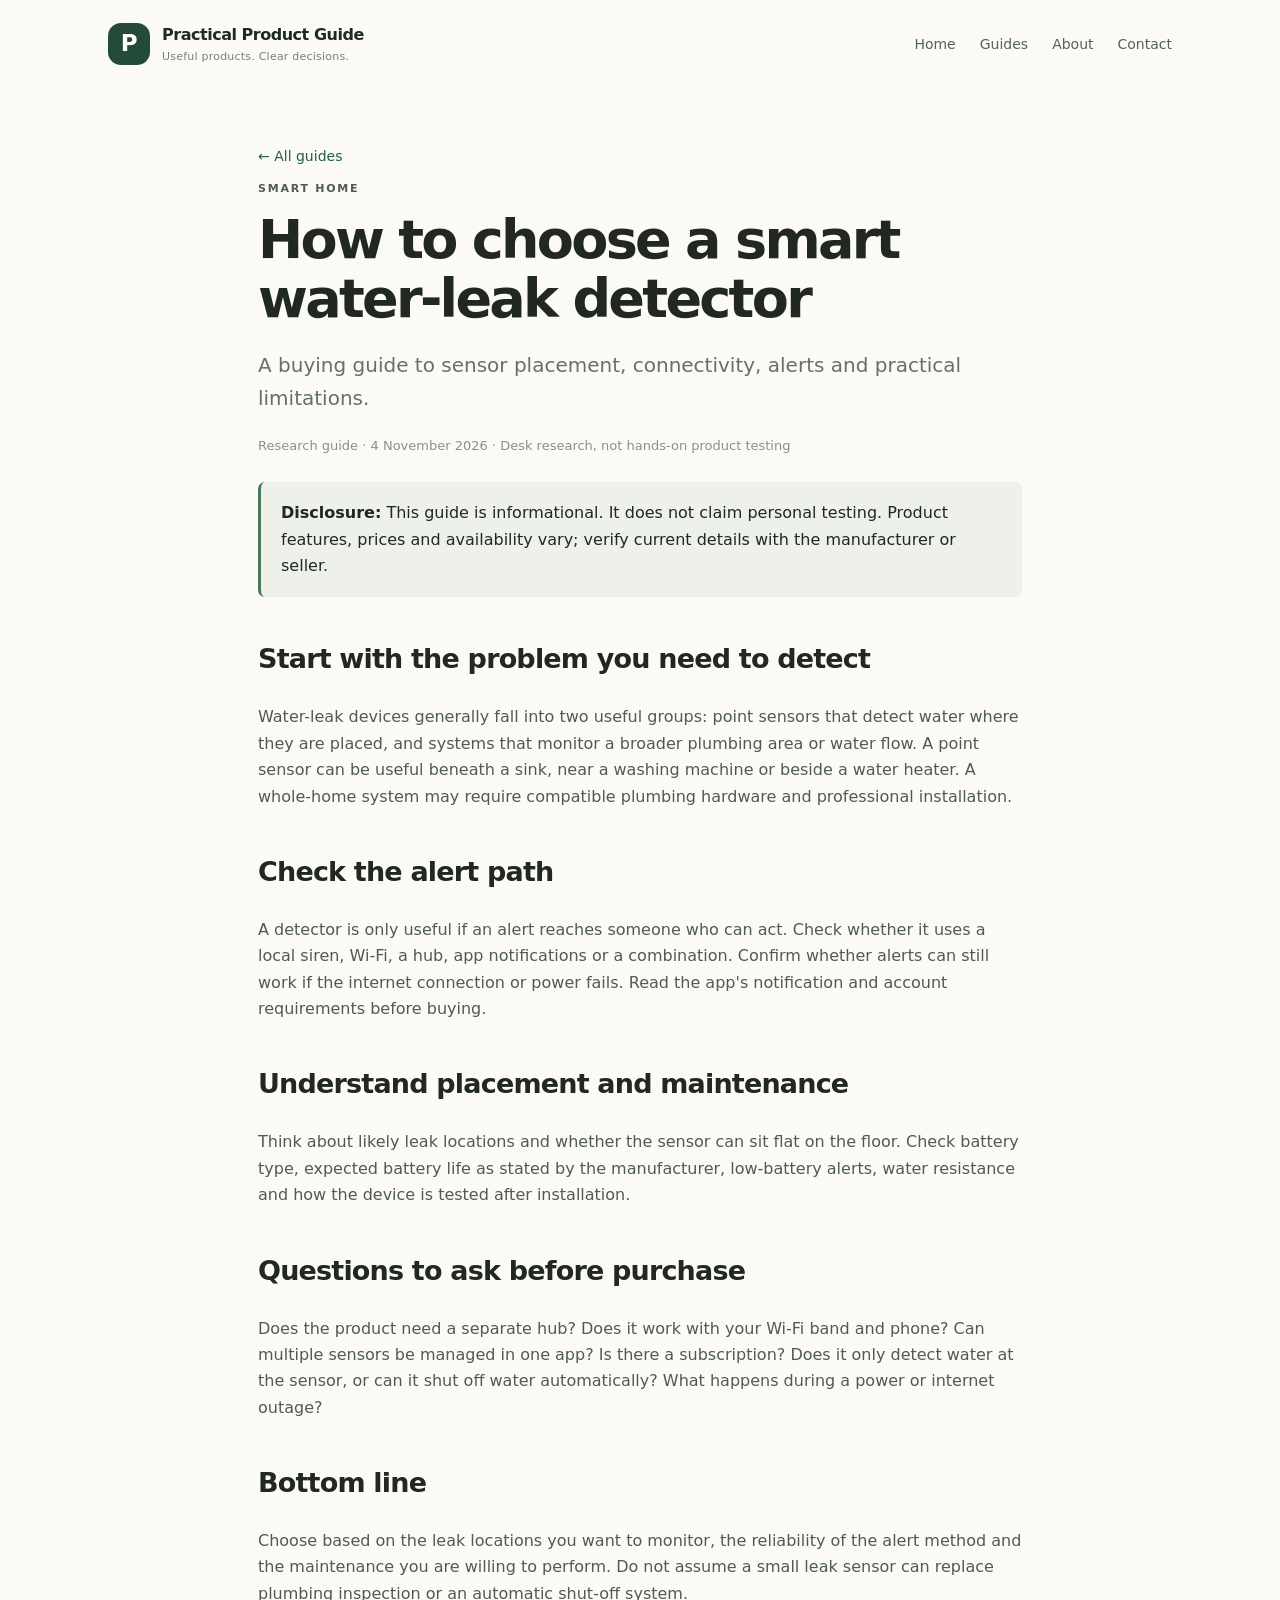
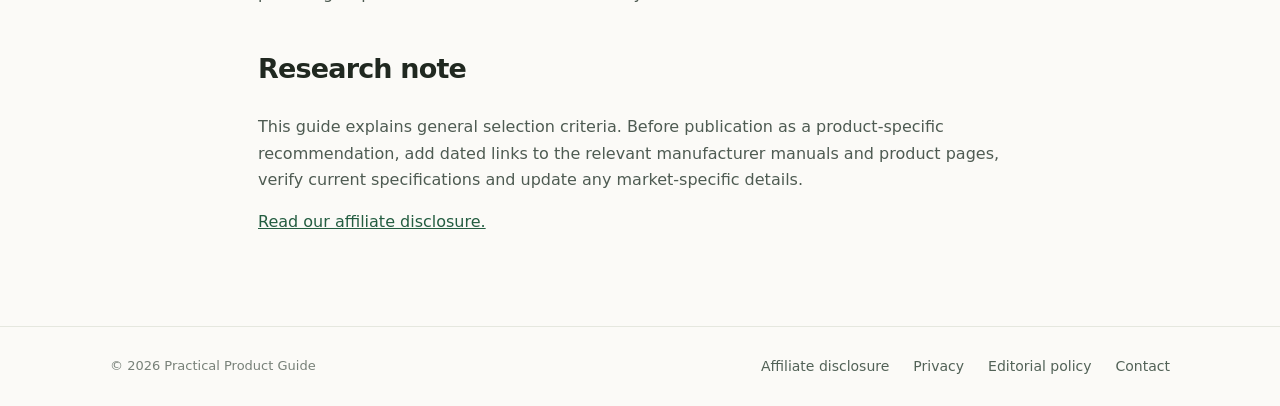
<file: guides/water-leak-detectors.html>
<!doctype html><html lang="en"><head><meta charset="utf-8"><meta name="viewport" content="width=device-width,initial-scale=1"><meta name="description" content="A buying guide to sensor placement, connectivity, alerts and practical limitations."><title>How to choose a smart water-leak detector | Practical Product Guide</title><link rel="stylesheet" href="../assets/style.css"></head><body><header class="site-header"><a class="brand" href="../index.html"><span class="brand-mark">P</span><span>Practical Product Guide<small>Useful products. Clear decisions.</small></span></a><nav><a href="../index.html">Home</a><a href="../index.html#guides">Guides</a><a href="../about.html">About</a><a href="../contact.html">Contact</a></nav></header><main class="article"><a class="back" href="../index.html">← All guides</a><p class="eyebrow">SMART HOME</p><h1>How to choose a smart water-leak detector</h1><p class="dek">A buying guide to sensor placement, connectivity, alerts and practical limitations.</p><p class="meta">Research guide · 4 November 2026 · Desk research, not hands-on product testing</p><div class="callout"><strong>Disclosure:</strong> This guide is informational. It does not claim personal testing. Product features, prices and availability vary; verify current details with the manufacturer or seller.</div><h2>Start with the problem you need to detect</h2><p>Water-leak devices generally fall into two useful groups: point sensors that detect water where they are placed, and systems that monitor a broader plumbing area or water flow. A point sensor can be useful beneath a sink, near a washing machine or beside a water heater. A whole-home system may require compatible plumbing hardware and professional installation.</p><h2>Check the alert path</h2><p>A detector is only useful if an alert reaches someone who can act. Check whether it uses a local siren, Wi-Fi, a hub, app notifications or a combination. Confirm whether alerts can still work if the internet connection or power fails. Read the app's notification and account requirements before buying.</p><h2>Understand placement and maintenance</h2><p>Think about likely leak locations and whether the sensor can sit flat on the floor. Check battery type, expected battery life as stated by the manufacturer, low-battery alerts, water resistance and how the device is tested after installation.</p><h2>Questions to ask before purchase</h2><p>Does the product need a separate hub? Does it work with your Wi-Fi band and phone? Can multiple sensors be managed in one app? Is there a subscription? Does it only detect water at the sensor, or can it shut off water automatically? What happens during a power or internet outage?</p><h2>Bottom line</h2><p>Choose based on the leak locations you want to monitor, the reliability of the alert method and the maintenance you are willing to perform. Do not assume a small leak sensor can replace plumbing inspection or an automatic shut-off system.</p><h2>Research note</h2><p>This guide explains general selection criteria. Before publication as a product-specific recommendation, add dated links to the relevant manufacturer manuals and product pages, verify current specifications and update any market-specific details.</p><p><a href="../affiliate-disclosure.html">Read our affiliate disclosure.</a></p></main><footer><span>© 2026 Practical Product Guide</span><div><a href="../affiliate-disclosure.html">Affiliate disclosure</a><a href="../privacy.html">Privacy</a><a href="../editorial-policy.html">Editorial policy</a><a href="../contact.html">Contact</a></div></footer></body></html>
</file>
<file: assets/style.css>
*{box-sizing:border-box}html{scroll-behavior:smooth}body{margin:0;background:#fbfaf7;color:#202820;font:16px/1.65 Inter,ui-sans-serif,system-ui,-apple-system,Segoe UI,sans-serif}.site-header{max-width:1120px;margin:auto;padding:22px 28px;display:flex;align-items:center;justify-content:space-between;gap:24px}.brand{display:flex;gap:12px;align-items:center;text-decoration:none;color:#1e2b22;font-weight:750;letter-spacing:-.03em}.brand small{display:block;font-size:11px;font-weight:500;letter-spacing:.02em;color:#738075}.brand-mark{display:grid;place-items:center;width:42px;height:42px;border-radius:13px;background:#244b3a;color:#fff;font-size:23px}.site-header nav,footer div{display:flex;gap:24px;flex-wrap:wrap}.site-header nav a,footer a{font-size:14px;color:#526257;text-decoration:none}.site-header nav a:hover,footer a:hover,.read-more:hover{color:#1d6a49}.hero{max-width:1120px;margin:38px auto 0;padding:90px 9%;border-radius:28px;background:linear-gradient(120deg,#e8efe7,#f1eee4);}.eyebrow,.category{font-size:11px;letter-spacing:.16em;font-weight:800;color:#56745e}.hero h1{max-width:740px;font-size:clamp(38px,6vw,66px);line-height:1.06;letter-spacing:-.055em;margin:16px 0}.lead{max-width:660px;font-size:19px;color:#58675d}.button{display:inline-block;margin-top:20px;background:#244b3a;color:white;text-decoration:none;padding:13px 21px;border-radius:9px;font-weight:650}.intro,.guides,.note{max-width:1050px;margin:86px auto;padding:0 28px}.intro{display:grid;grid-template-columns:1fr 1.2fr;gap:60px;align-items:start}.intro h2,.section-heading h2,.note h2{font-size:34px;line-height:1.15;letter-spacing:-.04em;margin:8px 0}.intro>p{color:#647168;margin-top:22px}.section-heading{display:flex;justify-content:space-between;align-items:end;margin-bottom:24px}.muted{font-size:13px;color:#879087}.card-grid{display:grid;grid-template-columns:repeat(3,1fr);gap:18px}.guide-card{background:white;border:1px solid #e8e9e2;border-radius:16px;padding:25px;min-height:300px;box-shadow:0 8px 24px #1b35200a}.card-icon{font-size:28px;color:#47765b}.guide-card h3{font-size:22px;line-height:1.25;letter-spacing:-.025em}.guide-card h3 a{color:#202820;text-decoration:none}.guide-card p:not(.category){color:#667269;font-size:14px}.read-more{display:inline-block;margin-top:10px;color:#315f45;font-weight:700;text-decoration:none;font-size:14px}.note{background:#edf1e9;padding:30px;border-radius:16px}.note p{max-width:850px;color:#59675d}footer{border-top:1px solid #e5e7df;padding:28px max(28px,calc((100% - 1060px)/2));display:flex;justify-content:space-between;gap:20px;flex-wrap:wrap;color:#778078;font-size:13px}.article{max-width:820px;margin:54px auto 90px;padding:0 28px}.article h1{font-size:clamp(36px,5vw,54px);line-height:1.1;letter-spacing:-.05em;margin:12px 0 20px}.article .dek{font-size:20px;color:#647168}.article h2{font-size:27px;letter-spacing:-.03em;margin-top:40px}.article p,.article li{color:#4e5b52}.article .meta{font-size:13px;color:#899187}.callout{padding:18px 20px;background:#edf1e9;border-left:3px solid #47765b;border-radius:7px;margin:26px 0}.article a{color:#245d41} .back{color:#4f7059;text-decoration:none;font-size:14px}@media(max-width:760px){.site-header{align-items:flex-start;flex-direction:column}.site-header nav{gap:16px}.hero{margin:10px 14px 0;padding:60px 27px}.intro{grid-template-columns:1fr;gap:8px;margin:60px auto}.card-grid{grid-template-columns:1fr}.section-heading{align-items:flex-start;flex-direction:column;gap:5px}.intro h2,.section-heading h2,.note h2{font-size:29px}footer{flex-direction:column}footer div{gap:14px}}
</file>
